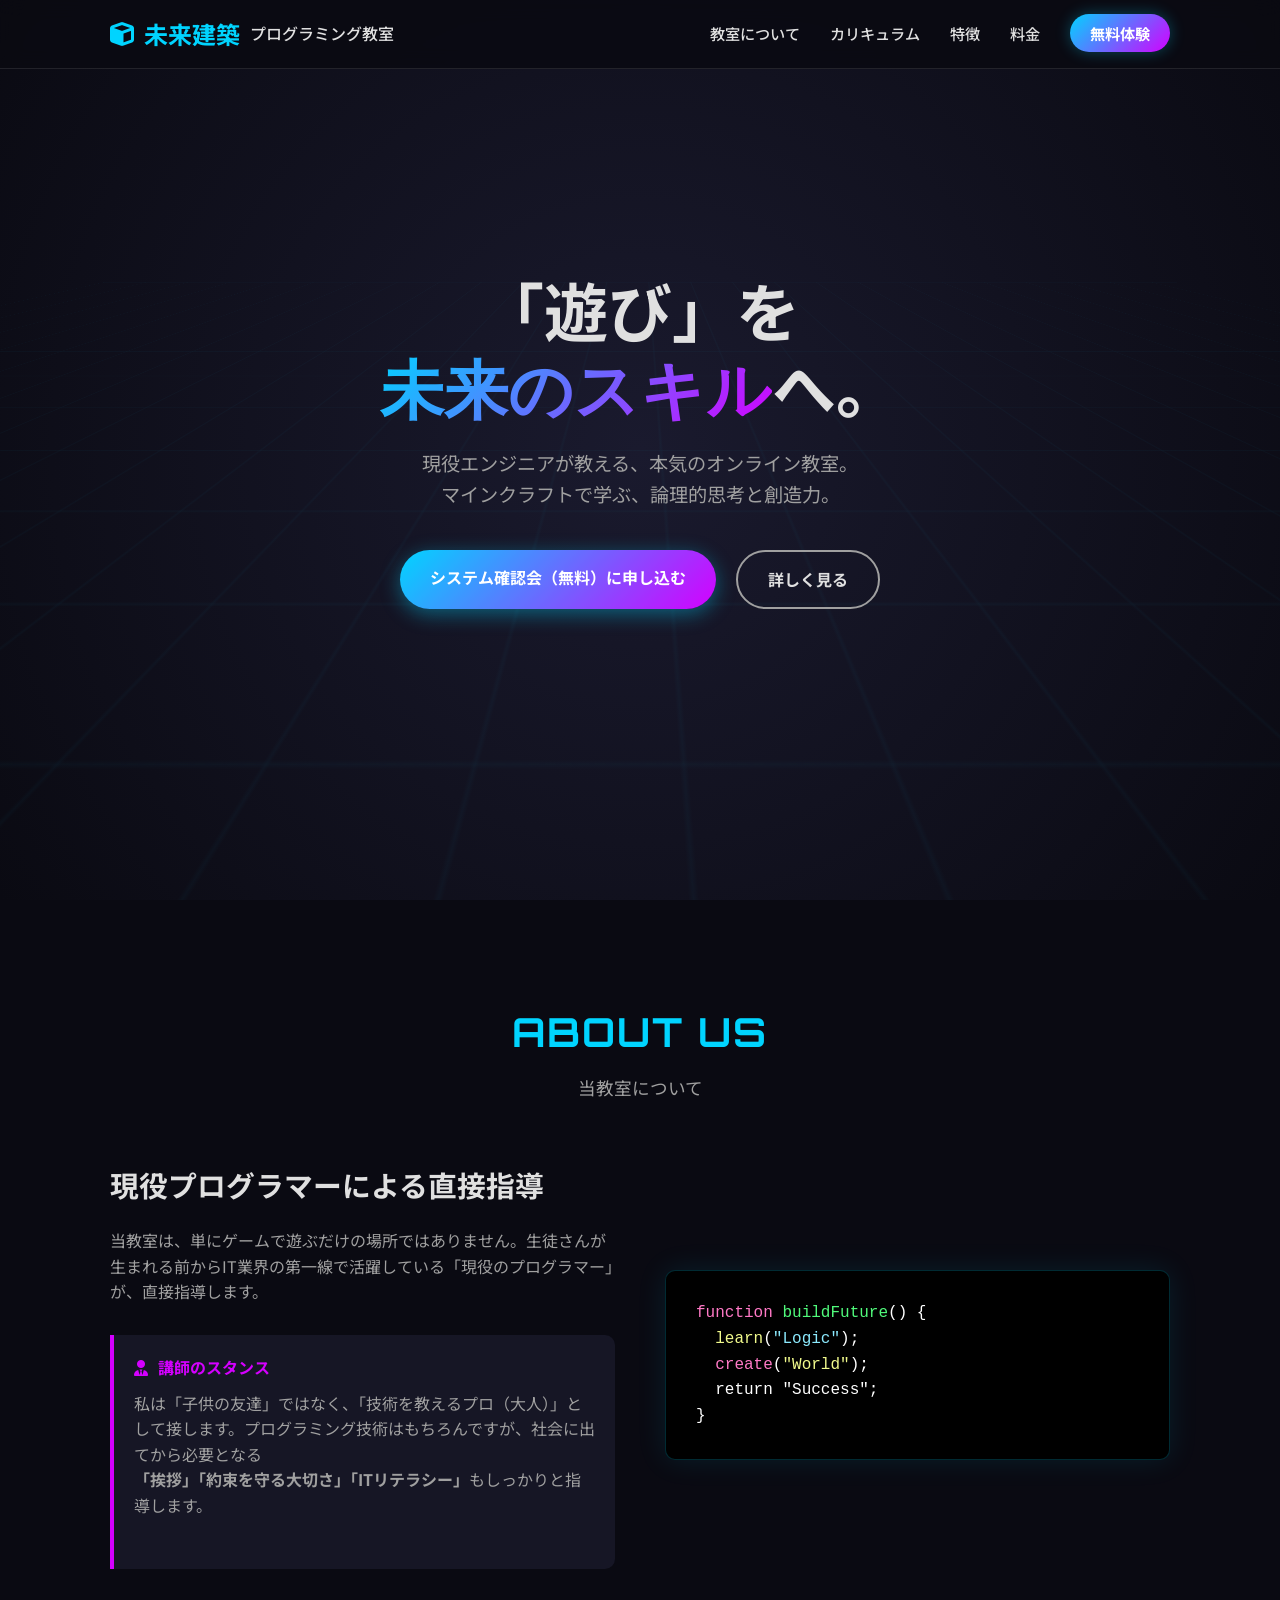
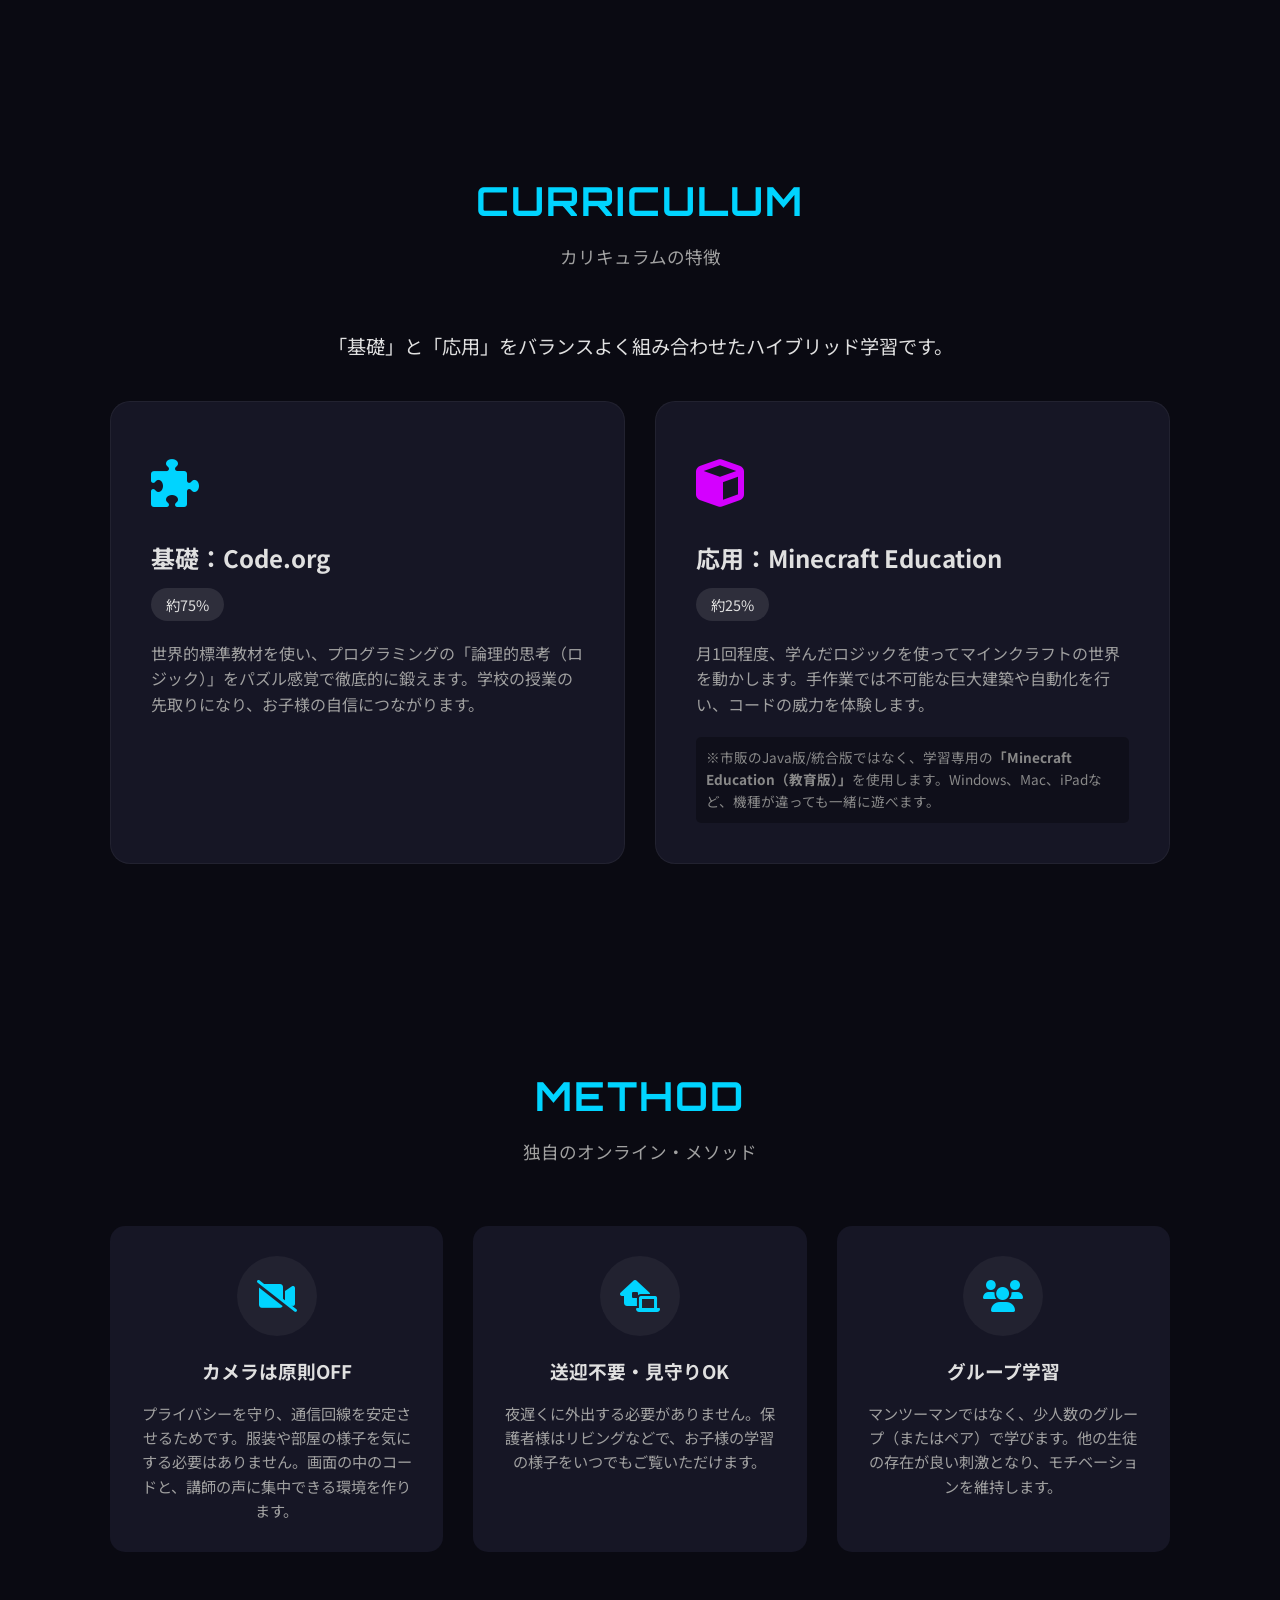
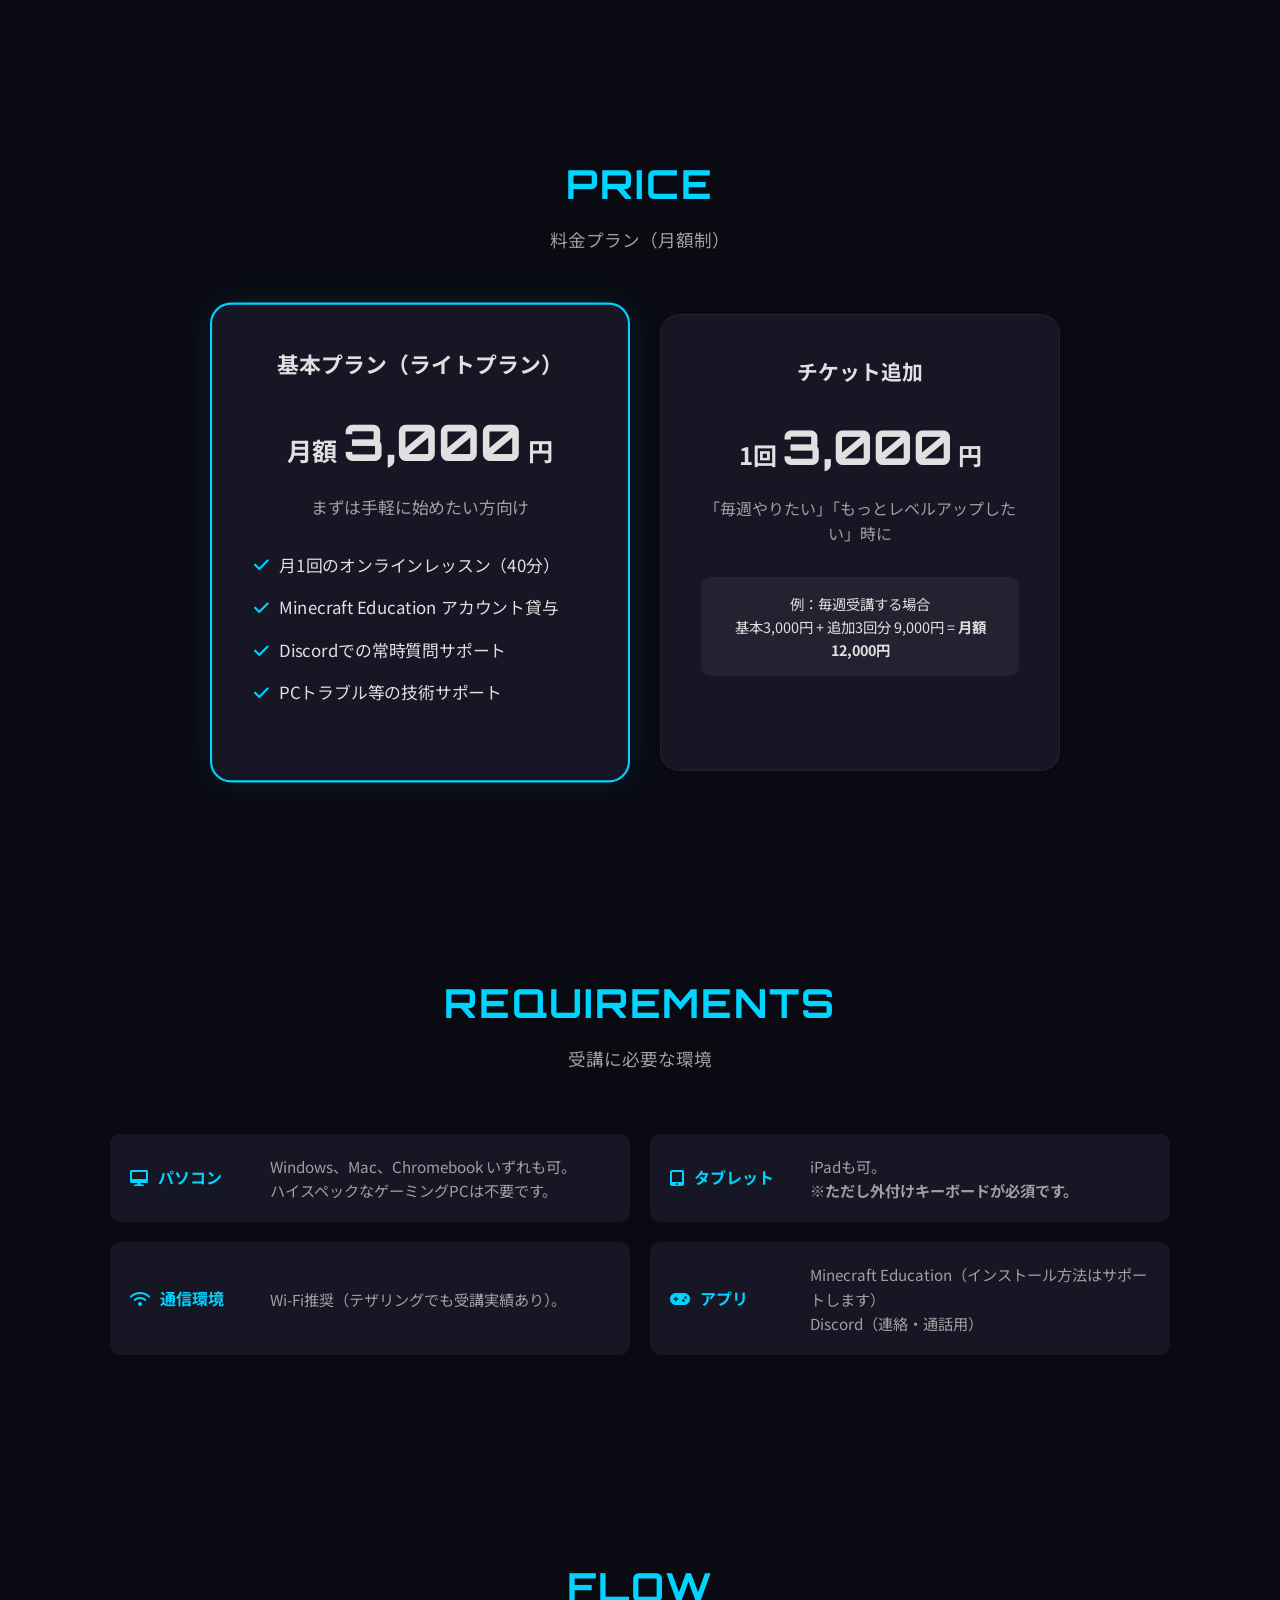
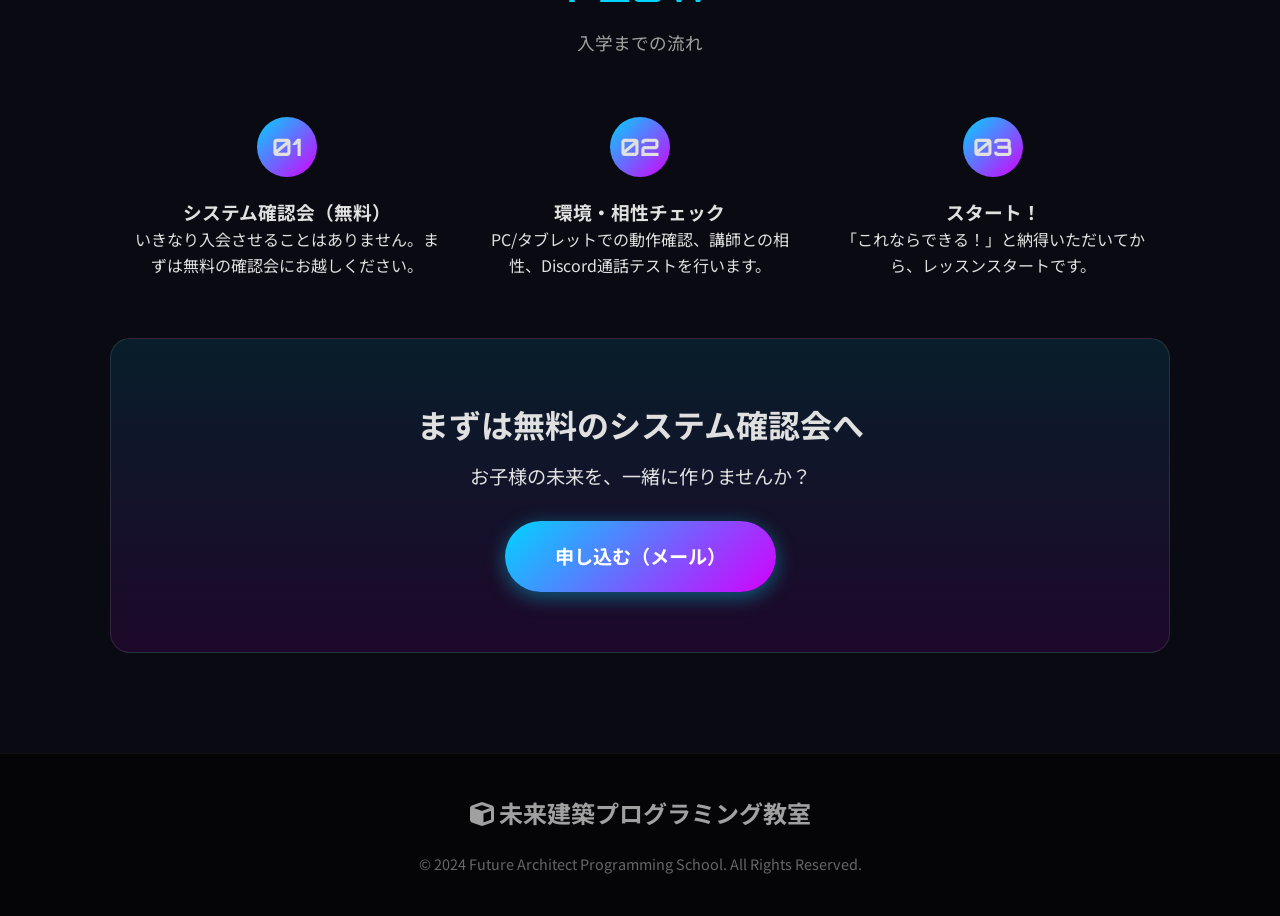
<file: future_architect/index.html>
<!DOCTYPE html>
<html lang="ja">
<head>
    <meta charset="UTF-8">
    <meta name="viewport" content="width=device-width, initial-scale=1.0">
    <title>未来建築プログラミング教室 | Future Architect Programming School</title>
    <link rel="stylesheet" href="style.css">
    <link rel="preconnect" href="https://fonts.googleapis.com">
    <link rel="preconnect" href="https://fonts.gstatic.com" crossorigin>
    <link href="https://fonts.googleapis.com/css2?family=Noto+Sans+JP:wght@400;500;700&family=Orbitron:wght@400;700&display=swap" rel="stylesheet">
    <link rel="stylesheet" href="https://cdnjs.cloudflare.com/ajax/libs/font-awesome/6.0.0/css/all.min.css">
</head>
<body>

    <!-- Header -->
    <header id="header">
        <div class="container">
            <div class="logo">
                <i class="fa-solid fa-cube"></i> 未来建築<span>プログラミング教室</span>
            </div>
            <nav>
                <ul class="nav-links">
                    <li><a href="#about">教室について</a></li>
                    <li><a href="#curriculum">カリキュラム</a></li>
                    <li><a href="#method">特徴</a></li>
                    <li><a href="#pricing">料金</a></li>
                    <li><a href="#flow" class="btn-nav">無料体験</a></li>
                </ul>
                <div class="hamburger">
                    <span></span>
                    <span></span>
                    <span></span>
                </div>
            </nav>
        </div>
    </header>

    <!-- Hero Section -->
    <section id="hero">
        <div class="hero-bg">
            <!-- Particles or abstract tech background will be handled by CSS/JS -->
        </div>
        <div class="container hero-content">
            <h1 class="fade-in">「遊び」を<br><span class="highlight">未来のスキル</span>へ。</h1>
            <p class="fade-in delay-1">現役エンジニアが教える、本気のオンライン教室。<br>マインクラフトで学ぶ、論理的思考と創造力。</p>
            <div class="hero-btns fade-in delay-2">
                <a href="#flow" class="btn-primary">システム確認会（無料）に申し込む</a>
                <a href="#about" class="btn-secondary">詳しく見る</a>
            </div>
        </div>
    </section>

    <!-- About Section -->
    <section id="about">
        <div class="container">
            <div class="section-header">
                <h2>About Us</h2>
                <p>当教室について</p>
            </div>
            <div class="about-grid">
                <div class="about-text">
                    <h3>現役プログラマーによる直接指導</h3>
                    <p>当教室は、単にゲームで遊ぶだけの場所ではありません。生徒さんが生まれる前からIT業界の第一線で活躍している「現役のプログラマー」が、直接指導します。</p>
                    <div class="instructor-policy">
                        <h4><i class="fa-solid fa-user-tie"></i> 講師のスタンス</h4>
                        <p>私は「子供の友達」ではなく、「技術を教えるプロ（大人）」として接します。プログラミング技術はもちろんですが、社会に出てから必要となる<strong>「挨拶」「約束を守る大切さ」「ITリテラシー」</strong>もしっかりと指導します。</p>
                    </div>
                </div>
                <div class="about-image">
                    <!-- Placeholder for instructor or coding image -->
                    <div class="tech-visual">
                        <div class="code-block">
                            <span>function</span> <span>buildFuture</span>() {<br>
                            &nbsp;&nbsp;<span>learn</span>(<span>"Logic"</span>);<br>
                            &nbsp;&nbsp;<span>create</span>(<span>"World"</span>);<br>
                            &nbsp;&nbsp;<span>return</span> <span>"Success"</span>;<br>
                            }
                        </div>
                    </div>
                </div>
            </div>
        </div>
    </section>

    <!-- Curriculum Section -->
    <section id="curriculum">
        <div class="container">
            <div class="section-header">
                <h2>Curriculum</h2>
                <p>カリキュラムの特徴</p>
            </div>
            <div class="curriculum-intro">
                <p>「基礎」と「応用」をバランスよく組み合わせたハイブリッド学習です。</p>
            </div>
            <div class="curriculum-cards">
                <div class="card basic">
                    <div class="card-icon"><i class="fa-solid fa-puzzle-piece"></i></div>
                    <h3>基礎：Code.org</h3>
                    <div class="percentage">約75%</div>
                    <p>世界的標準教材を使い、プログラミングの「論理的思考（ロジック）」をパズル感覚で徹底的に鍛えます。学校の授業の先取りになり、お子様の自信につながります。</p>
                </div>
                <div class="card advanced">
                    <div class="card-icon"><i class="fa-solid fa-cube"></i></div>
                    <h3>応用：Minecraft Education</h3>
                    <div class="percentage">約25%</div>
                    <p>月1回程度、学んだロジックを使ってマインクラフトの世界を動かします。手作業では不可能な巨大建築や自動化を行い、コードの威力を体験します。</p>
                    <div class="note">
                        ※市販のJava版/統合版ではなく、学習専用の<strong>「Minecraft Education（教育版）」</strong>を使用します。Windows、Mac、iPadなど、機種が違っても一緒に遊べます。
                    </div>
                </div>
            </div>
        </div>
    </section>

    <!-- Method Section -->
    <section id="method">
        <div class="container">
            <div class="section-header">
                <h2>Method</h2>
                <p>独自のオンライン・メソッド</p>
            </div>
            <div class="method-grid">
                <div class="method-item">
                    <div class="icon-box"><i class="fa-solid fa-video-slash"></i></div>
                    <h3>カメラは原則OFF</h3>
                    <p>プライバシーを守り、通信回線を安定させるためです。服装や部屋の様子を気にする必要はありません。画面の中のコードと、講師の声に集中できる環境を作ります。</p>
                </div>
                <div class="method-item">
                    <div class="icon-box"><i class="fa-solid fa-house-laptop"></i></div>
                    <h3>送迎不要・見守りOK</h3>
                    <p>夜遅くに外出する必要がありません。保護者様はリビングなどで、お子様の学習の様子をいつでもご覧いただけます。</p>
                </div>
                <div class="method-item">
                    <div class="icon-box"><i class="fa-solid fa-users"></i></div>
                    <h3>グループ学習</h3>
                    <p>マンツーマンではなく、少人数のグループ（またはペア）で学びます。他の生徒の存在が良い刺激となり、モチベーションを維持します。</p>
                </div>
            </div>
        </div>
    </section>

    <!-- Pricing Section -->
    <section id="pricing">
        <div class="container">
            <div class="section-header">
                <h2>Price</h2>
                <p>料金プラン（月額制）</p>
            </div>
            <div class="pricing-wrapper">
                <div class="pricing-card main-plan">
                    <h3>基本プラン（ライトプラン）</h3>
                    <div class="price">月額 <span>3,000</span> 円</div>
                    <p class="desc">まずは手軽に始めたい方向け</p>
                    <ul class="features">
                        <li><i class="fa-solid fa-check"></i> 月1回のオンラインレッスン（40分）</li>
                        <li><i class="fa-solid fa-check"></i> Minecraft Education アカウント貸与</li>
                        <li><i class="fa-solid fa-check"></i> Discordでの常時質問サポート</li>
                        <li><i class="fa-solid fa-check"></i> PCトラブル等の技術サポート</li>
                    </ul>
                </div>
                <div class="pricing-card add-on">
                    <h3>チケット追加</h3>
                    <div class="price">1回 <span>3,000</span> 円</div>
                    <p class="desc">「毎週やりたい」「もっとレベルアップしたい」時に</p>
                    <div class="example">
                        <p>例：毎週受講する場合</p>
                        <p>基本3,000円 + 追加3回分 9,000円 = <strong>月額12,000円</strong></p>
                    </div>
                </div>
            </div>
        </div>
    </section>

    <!-- Requirements Section -->
    <section id="requirements">
        <div class="container">
            <div class="section-header">
                <h2>Requirements</h2>
                <p>受講に必要な環境</p>
            </div>
            <div class="req-list">
                <div class="req-item">
                    <h4><i class="fa-solid fa-desktop"></i> パソコン</h4>
                    <p>Windows、Mac、Chromebook いずれも可。<br>ハイスペックなゲーミングPCは不要です。</p>
                </div>
                <div class="req-item">
                    <h4><i class="fa-solid fa-tablet-screen-button"></i> タブレット</h4>
                    <p>iPadも可。<br><strong>※ただし外付けキーボードが必須です。</strong></p>
                </div>
                <div class="req-item">
                    <h4><i class="fa-solid fa-wifi"></i> 通信環境</h4>
                    <p>Wi-Fi推奨（テザリングでも受講実績あり）。</p>
                </div>
                <div class="req-item">
                    <h4><i class="fa-solid fa-gamepad"></i> アプリ</h4>
                    <p>Minecraft Education（インストール方法はサポートします）<br>Discord（連絡・通話用）</p>
                </div>
            </div>
        </div>
    </section>

    <!-- Flow Section -->
    <section id="flow">
        <div class="container">
            <div class="section-header">
                <h2>Flow</h2>
                <p>入学までの流れ</p>
            </div>
            <div class="flow-steps">
                <div class="step">
                    <div class="step-number">01</div>
                    <h3>システム確認会（無料）</h3>
                    <p>いきなり入会させることはありません。まずは無料の確認会にお越しください。</p>
                </div>
                <div class="step">
                    <div class="step-number">02</div>
                    <h3>環境・相性チェック</h3>
                    <p>PC/タブレットでの動作確認、講師との相性、Discord通話テストを行います。</p>
                </div>
                <div class="step">
                    <div class="step-number">03</div>
                    <h3>スタート！</h3>
                    <p>「これならできる！」と納得いただいてから、レッスンスタートです。</p>
                </div>
            </div>
            <div class="cta-box">
                <h3>まずは無料のシステム確認会へ</h3>
                <p>お子様の未来を、一緒に作りませんか？</p>
                <a href="mailto:contact@example.com?subject=システム確認会申し込み" class="btn-primary large">申し込む（メール）</a>
            </div>
        </div>
    </section>

    <!-- Footer -->
    <footer>
        <div class="container">
            <div class="footer-logo">
                <i class="fa-solid fa-cube"></i> 未来建築プログラミング教室
            </div>
            <p class="copyright">&copy; 2024 Future Architect Programming School. All Rights Reserved.</p>
        </div>
    </footer>

    <script src="script.js"></script>
</body>
</html>
</file>
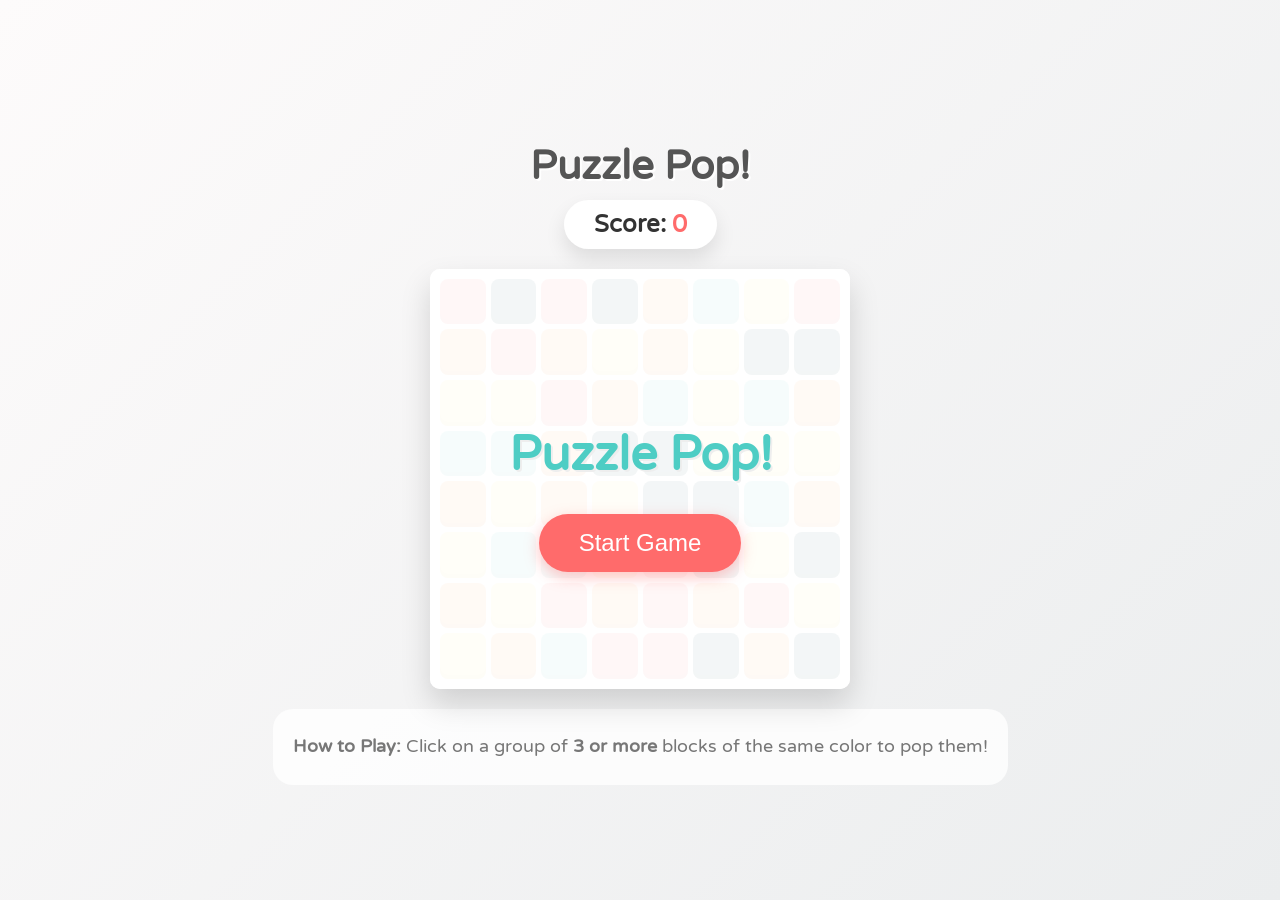
<file: puzzle_game/index.html>
<!DOCTYPE html>
<html lang="ja">

<head>
    <meta charset="UTF-8">
    <title>Colorful Puzzle</title>
    <style>
        body {
            margin: 0;
            height: 100vh;
            display: flex;
            flex-direction: column;
            align-items: center;
            justify-content: center;
            background: linear-gradient(135deg, #fdfbfb 0%, #ebedee 100%);
            font-family: 'Varela Round', sans-serif;
            overflow: hidden;
            user-select: none;
        }

        h1 {
            color: #555;
            margin-bottom: 10px;
            font-size: 2.5rem;
            text-shadow: 2px 2px 0px #fff;
        }

        #score-board {
            background: white;
            padding: 10px 30px;
            border-radius: 50px;
            box-shadow: 0 10px 20px rgba(0, 0, 0, 0.1);
            font-size: 1.5rem;
            color: #333;
            margin-bottom: 20px;
            font-weight: bold;
        }

        #score {
            color: #ff6b6b;
        }

        #game-container {
            position: relative;
            width: 400px;
            height: 400px;
            background: #fff;
            border-radius: 10px;
            box-shadow: 0 15px 30px rgba(0, 0, 0, 0.15);
            padding: 10px;
            display: grid;
            grid-template-columns: repeat(8, 1fr);
            grid-template-rows: repeat(8, 1fr);
            gap: 5px;
        }

        .block {
            width: 100%;
            height: 100%;
            border-radius: 8px;
            cursor: pointer;
            transition: transform 0.2s, background-color 0.2s;
            position: relative;
        }

        .block:hover {
            transform: scale(1.1);
            z-index: 10;
            filter: brightness(1.1);
        }

        .block.popping {
            animation: pop 0.3s forwards;
        }

        @keyframes pop {
            0% {
                transform: scale(1);
                opacity: 1;
            }

            50% {
                transform: scale(1.2);
                opacity: 0.8;
            }

            100% {
                transform: scale(0);
                opacity: 0;
            }
        }

        /* Colors */
        .color-0 {
            background: #ff6b6b;
            box-shadow: inset 0 -4px rgba(0, 0, 0, 0.1);
        }

        /* Red */
        .color-1 {
            background: #4ecdc4;
            box-shadow: inset 0 -4px rgba(0, 0, 0, 0.1);
        }

        /* Teal */
        .color-2 {
            background: #ffe66d;
            box-shadow: inset 0 -4px rgba(0, 0, 0, 0.1);
        }

        /* Yellow */
        .color-3 {
            background: #1a535c;
            box-shadow: inset 0 -4px rgba(0, 0, 0, 0.1);
        }

        /* Dark Blue */
        .color-4 {
            background: #ff9f43;
            box-shadow: inset 0 -4px rgba(0, 0, 0, 0.1);
        }

        /* Orange */

        /* Particles */
        .particle {
            position: absolute;
            width: 10px;
            height: 10px;
            border-radius: 50%;
            pointer-events: none;
            animation: particle-anim 0.6s ease-out forwards;
            z-index: 100;
        }

        @keyframes particle-anim {
            0% {
                transform: translate(0, 0) scale(1);
                opacity: 1;
            }

            100% {
                transform: translate(var(--tx), var(--ty)) scale(0);
                opacity: 0;
            }
        }

        #instructions {
            margin-top: 20px;
            color: #777;
            font-size: 1.1rem;
            text-align: center;
            background: rgba(255, 255, 255, 0.8);
            padding: 10px 20px;
            border-radius: 20px;
        }

        /* Overlays */
        .overlay {
            position: absolute;
            top: 0;
            left: 0;
            width: 100%;
            height: 100%;
            display: none;
            flex-direction: column;
            align-items: center;
            justify-content: center;
            background: rgba(255, 255, 255, 0.95);
            z-index: 1000;
            border-radius: 10px;
        }

        /* Title Screen */
        #title-screen {
            display: flex;
            /* Initially visible */
        }

        #title-screen h2 {
            font-size: 3rem;
            color: #4ecdc4;
            margin-bottom: 30px;
            text-shadow: 2px 2px #eee;
        }

        .btn {
            padding: 15px 40px;
            font-size: 1.5rem;
            background: #ff6b6b;
            color: white;
            border: none;
            border-radius: 50px;
            cursor: pointer;
            box-shadow: 0 5px 15px rgba(255, 107, 107, 0.4);
            transition: transform 0.1s, box-shadow 0.1s;
        }

        .btn:hover {
            transform: translateY(-2px);
            box-shadow: 0 8px 20px rgba(255, 107, 107, 0.5);
        }

        .btn:active {
            transform: translateY(1px);
        }

        /* Game Over */
        #game-over h2 {
            font-size: 3rem;
            color: #ff6b6b;
            margin: 0;
        }

        #game-over p {
            font-size: 1.5rem;
            color: #555;
        }

        /* Demo Mode */
        #demo-mode {
            background: rgba(0, 0, 0, 0.3);
            /* Darker for contrast */
            pointer-events: none;
        }

        #demo-text {
            font-size: 4rem;
            color: #fff;
            font-weight: bold;
            text-shadow: 0 0 10px #ff0000, 0 0 20px #ff0000;
            transform: rotate(-15deg);
            animation: blink 1s infinite alternate;
        }

        #demo-subtext {
            margin-top: 20px;
            font-size: 1.5rem;
            color: #fff;
            text-shadow: 0 0 5px #000;
            animation: pulse 2s infinite;
        }

        @keyframes blink {
            from {
                opacity: 1;
            }

            to {
                opacity: 0.5;
            }
        }

        @keyframes pulse {
            0% {
                transform: scale(1);
            }

            50% {
                transform: scale(1.1);
            }

            100% {
                transform: scale(1);
            }
        }
    </style>
    <link href="https://fonts.googleapis.com/css2?family=Varela+Round&display=swap" rel="stylesheet">
</head>

<body>

    <h1>Puzzle Pop!</h1>
    <div id="score-board">Score: <span id="score">0</span></div>

    <div style="position: relative;">
        <div id="game-container"></div>

        <!-- Title Screen -->
        <div id="title-screen" class="overlay">
            <h2>Puzzle Pop!</h2>
            <button class="btn" onclick="startGame()">Start Game</button>
        </div>

        <!-- Game Over Screen -->
        <div id="game-over" class="overlay">
            <h2>GAME OVER</h2>
            <p>No more moves!</p>
            <button class="btn" onclick="returnToTitle()">Play Again</button>
        </div>

        <!-- Demo Mode Overlay -->
        <div id="demo-mode" class="overlay">
            <div id="demo-text">DEMO PLAY</div>
            <div id="demo-subtext">Click to Start</div>
        </div>
    </div>

    <div id="instructions">
        <p><strong>How to Play:</strong> Click on a group of <strong>3 or more</strong> blocks of the same color to pop
            them!</p>
    </div>

    <script>
        const ROWS = 8;
        const COLS = 8;
        const COLORS = 5;
        const container = document.getElementById('game-container');
        const scoreElement = document.getElementById('score');
        const titleScreen = document.getElementById('title-screen');
        const gameOverScreen = document.getElementById('game-over');
        const demoScreen = document.getElementById('demo-mode');

        let grid = [];
        let score = 0;
        let isAnimating = false;

        // Game State: 'TITLE', 'PLAYING', 'DEMO', 'GAMEOVER'
        let gameState = 'TITLE';
        let idleTimer;

        // Audio Context
        const AudioContext = window.AudioContext || window.webkitAudioContext;
        const audioCtx = new AudioContext();

        function playPopSound(count) {
            if (audioCtx.state === 'suspended') {
                audioCtx.resume();
            }
            const oscillator = audioCtx.createOscillator();
            const gainNode = audioCtx.createGain();
            oscillator.connect(gainNode);
            gainNode.connect(audioCtx.destination);
            const baseFreq = 400 + (Math.min(count, 10) * 50);
            oscillator.type = 'sine';
            oscillator.frequency.setValueAtTime(baseFreq, audioCtx.currentTime);
            oscillator.frequency.exponentialRampToValueAtTime(baseFreq * 2, audioCtx.currentTime + 0.1);
            gainNode.gain.setValueAtTime(0.3, audioCtx.currentTime);
            gainNode.gain.exponentialRampToValueAtTime(0.01, audioCtx.currentTime + 0.1);
            oscillator.start();
            oscillator.stop(audioCtx.currentTime + 0.1);
        }

        // Initialize Grid (used for both Demo and Game)
        function initGrid() {
            grid = [];
            do {
                grid = [];
                for (let r = 0; r < ROWS; r++) {
                    const row = [];
                    for (let c = 0; c < COLS; c++) {
                        row.push(Math.floor(Math.random() * COLORS));
                    }
                    grid.push(row);
                }
            } while (!hasValidMoves());
            render();
        }

        function render() {
            container.innerHTML = '';
            for (let r = 0; r < ROWS; r++) {
                for (let c = 0; c < COLS; c++) {
                    const block = document.createElement('div');
                    block.className = `block color-${grid[r][c]}`;
                    block.dataset.r = r;
                    block.dataset.c = c;
                    block.onclick = () => handleClick(r, c);
                    container.appendChild(block);
                }
            }
        }

        // --- Game Flow Control ---

        function showTitle() {
            gameState = 'TITLE';
            titleScreen.style.display = 'flex';
            gameOverScreen.style.display = 'none';
            demoScreen.style.display = 'none';
            score = 0;
            scoreElement.innerText = score;
            initGrid(); // Show a grid in background
            resetIdleTimer();
        }

        function startGame() {
            gameState = 'PLAYING';
            titleScreen.style.display = 'none';
            gameOverScreen.style.display = 'none';
            demoScreen.style.display = 'none';
            score = 0;
            scoreElement.innerText = score;
            initGrid();
            clearTimeout(idleTimer); // No demo in playing mode
        }

        function returnToTitle() {
            showTitle();
        }

        function startDemoMode() {
            if (gameState !== 'TITLE') return;
            gameState = 'DEMO';
            demoScreen.style.display = 'flex';
            demoLoop();
        }

        function stopDemoMode() {
            if (gameState === 'DEMO') {
                gameState = 'TITLE';
                demoScreen.style.display = 'none';
                // Don't reset grid, just let user see where demo left off or reset?
                // Usually attract mode resets when you start, but here we just go back to title
                resetIdleTimer();
            }
        }

        // --- Interaction ---

        function handleClick(r, c) {
            if (isAnimating) return;

            // If in Demo, any click stops demo
            if (gameState === 'DEMO') {
                stopDemoMode();
                return;
            }

            // If Title, click on background blocks does nothing (blocked by overlay), 
            // but if overlay is transparent enough or pointer-events allow...
            // Actually title overlay blocks clicks.

            if (gameState !== 'PLAYING' && gameState !== 'DEMO') return;

            // Logic for Playing/Demo
            const color = grid[r][c];
            const matches = findMatches(r, c, color);

            if (matches.length >= 3) {
                processMatch(matches, color);
            }
        }

        function processMatch(matches, color) {
            isAnimating = true;
            score += matches.length * 10;
            scoreElement.innerText = score;

            // Sound removed for office play
            // if (gameState !== 'DEMO') {
            //    playPopSound(matches.length);
            // }

            matches.forEach(({ r, c }) => {
                const index = r * COLS + c;
                const block = container.children[index];
                if (block) {
                    block.classList.add('popping');
                    const rect = block.getBoundingClientRect();
                    createParticles(rect, color);
                }
            });

            setTimeout(() => {
                removeMatches(matches);
                applyGravity();
                render();
                isAnimating = false;

                if (!hasValidMoves()) {
                    if (gameState === 'DEMO') {
                        initGrid(); // Restart demo
                    } else {
                        gameState = 'GAMEOVER';
                        gameOverScreen.style.display = 'flex';
                    }
                }
            }, 300);
        }

        // --- Core Logic ---

        function findMatches(r, c, color) {
            const matches = [];
            const visited = new Set();
            const queue = [{ r, c }];
            visited.add(`${r},${c}`);
            while (queue.length > 0) {
                const { r: currR, c: currC } = queue.shift();
                matches.push({ r: currR, c: currC });
                const directions = [{ dr: -1, dc: 0 }, { dr: 1, dc: 0 }, { dr: 0, dc: -1 }, { dr: 0, dc: 1 }];
                for (const { dr, dc } of directions) {
                    const nr = currR + dr;
                    const nc = currC + dc;
                    if (nr >= 0 && nr < ROWS && nc >= 0 && nc < COLS) {
                        const key = `${nr},${nc}`;
                        if (!visited.has(key) && grid[nr][nc] === color) {
                            visited.add(key);
                            queue.push({ r: nr, c: nc });
                        }
                    }
                }
            }
            return matches;
        }

        function removeMatches(matches) {
            for (const { r, c } of matches) {
                grid[r][c] = -1;
            }
        }

        function applyGravity() {
            for (let c = 0; c < COLS; c++) {
                let writeRow = ROWS - 1;
                for (let r = ROWS - 1; r >= 0; r--) {
                    if (grid[r][c] !== -1) {
                        grid[writeRow][c] = grid[r][c];
                        writeRow--;
                    }
                }
                while (writeRow >= 0) {
                    grid[writeRow][c] = Math.floor(Math.random() * COLORS);
                    writeRow--;
                }
            }
        }

        function hasValidMoves() {
            const visitedGlobal = new Set();
            for (let r = 0; r < ROWS; r++) {
                for (let c = 0; c < COLS; c++) {
                    const key = `${r},${c}`;
                    if (visitedGlobal.has(key)) continue;
                    const color = grid[r][c];
                    const matches = findMatches(r, c, color);
                    if (matches.length >= 3) return true;
                    matches.forEach(m => visitedGlobal.add(`${m.r},${m.c}`));
                }
            }
            return false;
        }

        function createParticles(rect, colorIndex) {
            const colorMap = ['#ff6b6b', '#4ecdc4', '#ffe66d', '#1a535c', '#ff9f43'];
            const color = colorMap[colorIndex];
            const centerX = rect.left + rect.width / 2;
            const centerY = rect.top + rect.height / 2;
            for (let i = 0; i < 8; i++) {
                const particle = document.createElement('div');
                particle.className = 'particle';
                particle.style.backgroundColor = color;
                particle.style.left = centerX + 'px';
                particle.style.top = centerY + 'px';
                const angle = Math.random() * Math.PI * 2;
                const dist = 50 + Math.random() * 50;
                const tx = Math.cos(angle) * dist + 'px';
                const ty = Math.sin(angle) * dist + 'px';
                particle.style.setProperty('--tx', tx);
                particle.style.setProperty('--ty', ty);
                document.body.appendChild(particle);
                setTimeout(() => particle.remove(), 600);
            }
        }

        // --- Demo & Idle Logic ---

        function resetIdleTimer() {
            clearTimeout(idleTimer);
            if (gameState === 'DEMO') {
                stopDemoMode();
            }
            if (gameState === 'TITLE') {
                idleTimer = setTimeout(startDemoMode, 5000);
            }
        }

        function demoLoop() {
            if (gameState !== 'DEMO') return;

            if (!isAnimating) {
                const allMoves = [];
                const visitedGlobal = new Set();
                for (let r = 0; r < ROWS; r++) {
                    for (let c = 0; c < COLS; c++) {
                        const key = `${r},${c}`;
                        if (visitedGlobal.has(key)) continue;
                        const matches = findMatches(r, c, grid[r][c]);
                        matches.forEach(m => visitedGlobal.add(`${m.r},${m.c}`));
                        if (matches.length >= 3) allMoves.push({ r, c });
                    }
                }

                if (allMoves.length > 0) {
                    const move = allMoves[Math.floor(Math.random() * allMoves.length)];
                    // Directly call processMatch to simulate click
                    processMatch(findMatches(move.r, move.c, grid[move.r][move.c]), grid[move.r][move.c]);
                } else {
                    initGrid();
                }
            }

            if (gameState === 'DEMO') {
                setTimeout(demoLoop, 1500);
            }
        }

        // Global Listeners
        window.addEventListener('mousemove', () => {
            if (gameState === 'DEMO') stopDemoMode();
            else if (gameState === 'TITLE') resetIdleTimer();
        });
        window.addEventListener('mousedown', () => {
            if (gameState === 'DEMO') stopDemoMode();
            else if (gameState === 'TITLE') resetIdleTimer();
        });
        window.addEventListener('keydown', () => {
            if (gameState === 'DEMO') stopDemoMode();
            else if (gameState === 'TITLE') resetIdleTimer();
        });

        // Start
        showTitle();

    </script>
</body>

</html>
</file>
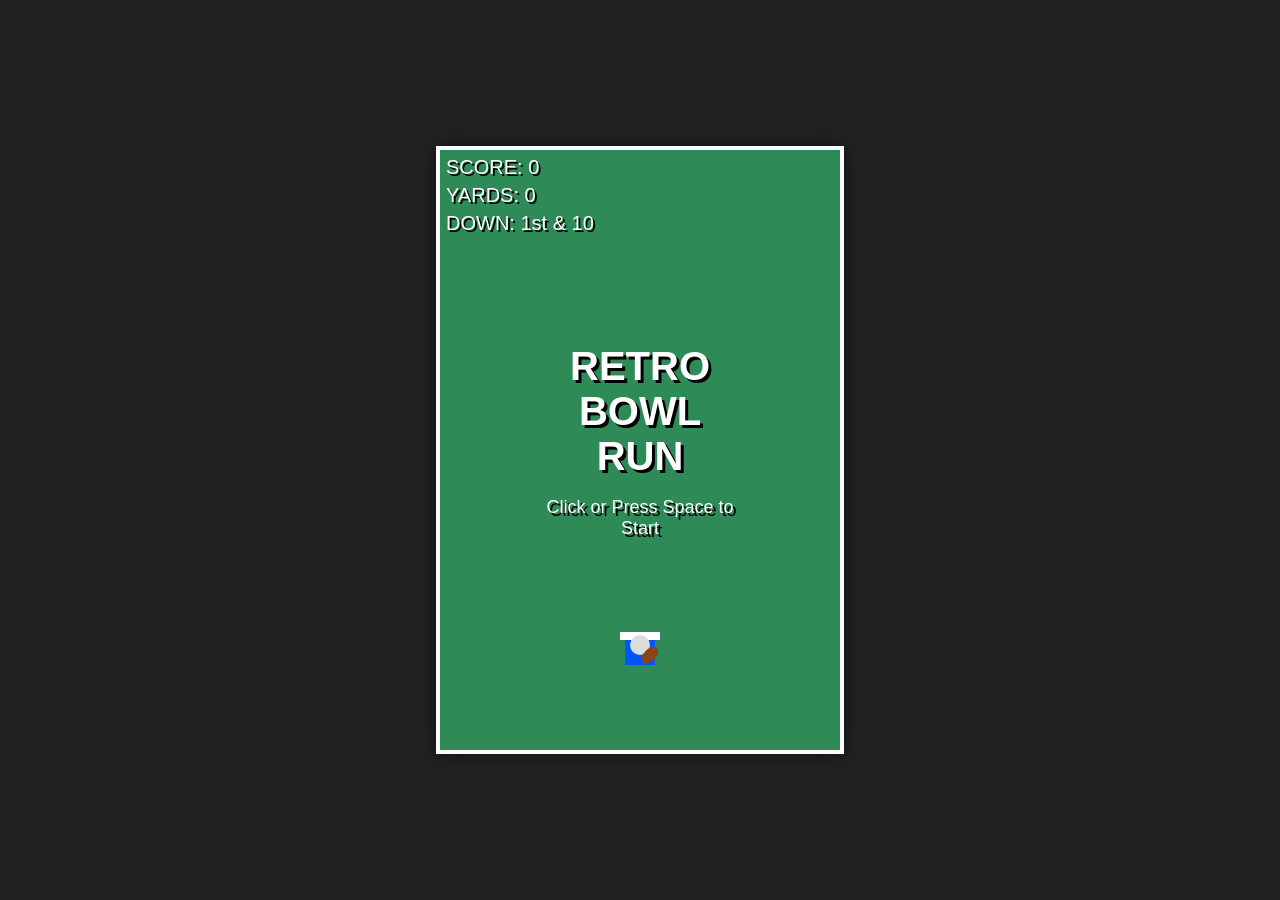
<file: mini_games/football.html>
<!DOCTYPE html>
<html lang="ja">

<head>
    <meta charset="UTF-8">
    <title>Retro Bowl Run</title>
    <style>
        body {
            margin: 0;
            overflow: hidden;
            background-color: #222;
            font-family: 'Arial Black', sans-serif;
            display: flex;
            justify-content: center;
            align-items: center;
            height: 100vh;
            color: white;
        }

        #game-container {
            position: relative;
            box-shadow: 0 0 20px rgba(0, 0, 0, 0.5);
        }

        canvas {
            display: block;
            background-color: #2e8b57;
            /* 芝生の色 */
            border: 4px solid #fff;
        }

        #ui-layer {
            position: absolute;
            top: 10px;
            left: 10px;
            width: 100%;
            pointer-events: none;
        }

        .hud-text {
            font-size: 20px;
            text-shadow: 2px 2px 0 #000;
            margin-bottom: 5px;
        }

        #message-overlay {
            position: absolute;
            top: 50%;
            left: 50%;
            transform: translate(-50%, -50%);
            text-align: center;
            text-shadow: 3px 3px 0 #000;
            display: none;
            /* JSで制御 */
        }

        h1 {
            margin: 0;
            font-size: 40px;
            color: #ffcc00;
        }

        p {
            font-size: 18px;
        }

        .blink {
            animation: blinker 1s linear infinite;
        }

        @keyframes blinker {
            50% {
                opacity: 0;
            }
        }
    </style>
</head>

<body>

    <div id="game-container">
        <canvas id="gameCanvas" width="400" height="600"></canvas>

        <div id="ui-layer">
            <div class="hud-text" id="scoreDisplay">SCORE: 0</div>
            <div class="hud-text" id="yardsDisplay">YARDS: 0</div>
            <div class="hud-text" id="downDisplay">DOWN: 1st & 10</div>
        </div>

        <div id="message-overlay">
            <h1 id="msg-title">TOUCHDOWN!</h1>
            <p id="msg-sub" class="blink">Click to Kickoff</p>
        </div>
    </div>

    <script>
        const canvas = document.getElementById('gameCanvas');
        const ctx = canvas.getContext('2d');
        const msgOverlay = document.getElementById('message-overlay');
        const msgTitle = document.getElementById('msg-title');
        const msgSub = document.getElementById('msg-sub');
        const scoreDisplay = document.getElementById('scoreDisplay');
        const yardsDisplay = document.getElementById('yardsDisplay');

        // ゲームの状態
        let gameState = 'START'; // START, PLAYING, GAMEOVER, TOUCHDOWN
        let frameCount = 0;
        let score = 0;
        let yardsGained = 0;
        let speed = 4;

        // プレイヤー設定
        const player = {
            x: 200,
            y: 500,
            width: 30,
            height: 30,
            color: '#0055ff', // 青
            speed: 5
        };

        // 入力管理
        const keys = {
            ArrowLeft: false,
            ArrowRight: false
        };

        // 敵とフィールドオブジェクト
        let enemies = [];
        let yardLines = [];
        let endZoneY = -1000; // エンドゾーンの位置（遠くから始まる）
        let distanceToTouchdown = 1000; // タッチダウンまでの距離ピクセル

        // イベントリスナー
        window.addEventListener('keydown', (e) => {
            if (keys.hasOwnProperty(e.code)) keys[e.code] = true;
            if (e.code === 'Space' || e.code === 'Enter') handleInput();
        });
        window.addEventListener('keyup', (e) => {
            if (keys.hasOwnProperty(e.code)) keys[e.code] = false;
        });
        canvas.addEventListener('mousedown', handleInput);

        // タッチ操作対応（スマホ用）
        canvas.addEventListener('touchstart', (e) => {
            e.preventDefault();
            const touchX = e.touches[0].clientX - canvas.getBoundingClientRect().left;
            if (touchX < canvas.width / 2) keys.ArrowLeft = true;
            else keys.ArrowRight = true;
            handleInput();
        });
        canvas.addEventListener('touchend', (e) => {
            keys.ArrowLeft = false;
            keys.ArrowRight = false;
        });

        function handleInput() {
            if (gameState === 'START' || gameState === 'GAMEOVER' || gameState === 'TOUCHDOWN') {
                startGame();
            }
        }

        function startGame() {
            if (gameState === 'GAMEOVER') {
                score = 0;
                speed = 4;
            }
            // TOUCHDOWNの場合はスコアとスピードを引き継ぐ

            gameState = 'PLAYING';
            player.x = 200;
            player.y = 500;
            yardsGained = 0;
            enemies = [];
            yardLines = [];

            // 最初のヤードライン生成
            for (let i = 0; i < canvas.height / 50; i++) {
                yardLines.push({ y: i * 50, label: (i * 5) % 50 === 0 ? (50 - (i * 5) % 100) : null });
            }

            distanceToTouchdown = 2000; // 次のタッチダウンまでの距離
            endZoneY = -2000; // 画面外へ

            msgOverlay.style.display = 'none';
            updateHUD();
            loop();
        }

        // 描画関数：プレイヤー（ヘルメットとボール風）
        function drawPlayer(x, y) {
            ctx.save();
            // 体
            ctx.fillStyle = player.color;
            ctx.fillRect(x - 15, y - 15, 30, 30);
            // ショルダーパッド
            ctx.fillStyle = '#fff';
            ctx.fillRect(x - 20, y - 18, 40, 8);
            // ヘルメット
            ctx.fillStyle = '#ddd';
            ctx.beginPath();
            ctx.arc(x, y - 5, 10, 0, Math.PI * 2);
            ctx.fill();
            // ボール
            ctx.fillStyle = '#8B4513'; // 茶色
            ctx.beginPath();
            ctx.ellipse(x + 10, y + 5, 6, 10, Math.PI / 4, 0, Math.PI * 2);
            ctx.fill();
            ctx.restore();
        }

        // 描画関数：敵
        function drawEnemy(e) {
            ctx.save();
            // 体
            ctx.fillStyle = '#cc0000'; // 赤
            ctx.fillRect(e.x - 15, e.y - 15, 30, 30);
            // ショルダーパッド
            ctx.fillStyle = '#fff';
            ctx.fillRect(e.x - 20, e.y - 18, 40, 8);
            // ヘルメット
            ctx.fillStyle = '#333';
            ctx.beginPath();
            ctx.arc(e.x, e.y - 5, 10, 0, Math.PI * 2);
            ctx.fill();
            ctx.restore();
        }

        function update() {
            if (gameState !== 'PLAYING') return;

            // プレイヤー移動
            if (keys.ArrowLeft && player.x > 20) player.x -= player.speed;
            if (keys.ArrowRight && player.x < canvas.width - 20) player.x += player.speed;

            // フィールド進行（スクロール）
            distanceToTouchdown -= speed;
            yardsGained += speed / 100; // 擬似的なヤード計算

            // ヤードラインの管理
            yardLines.forEach(line => {
                line.y += speed;
            });
            // 画面外に出たラインを削除し、上に追加
            if (yardLines[0].y > canvas.height) {
                yardLines.shift();
                const lastY = yardLines[yardLines.length - 1].y;
                // ラベルロジック（適当に数字を出す）
                yardLines.push({ y: lastY - 50, label: null });
            }

            // エンドゾーン管理
            if (distanceToTouchdown <= canvas.height && endZoneY < -1000) {
                endZoneY = -100; // エンドゾーンが見え始める
            }
            if (distanceToTouchdown <= 0) {
                // エンドゾーン到着アニメーション
                endZoneY += speed;
            }

            // 敵の生成
            if (frameCount % (60 - Math.floor(speed * 2)) === 0 && distanceToTouchdown > 600) {
                const enemyX = Math.random() * (canvas.width - 60) + 30;
                enemies.push({ x: enemyX, y: -50 });
            }

            // 敵の移動と衝突判定
            for (let i = enemies.length - 1; i >= 0; i--) {
                let e = enemies[i];
                e.y += speed * 1.2; // プレイヤーより少し速く流れる（相対速度）

                // 敵がプレイヤーに向かって少し動く（追尾）
                if (e.y < player.y - 50) {
                    if (e.x < player.x) e.x += 0.5;
                    else e.x -= 0.5;
                }

                // 衝突判定
                const dx = player.x - e.x;
                const dy = player.y - e.y;
                const dist = Math.sqrt(dx * dx + dy * dy);

                if (dist < 30) {
                    gameState = 'GAMEOVER';
                    showGameOver();
                }

                if (e.y > canvas.height + 50) {
                    enemies.splice(i, 1);
                    score += 10; // 回避ボーナス
                }
            }

            // タッチダウン判定
            if (endZoneY > player.y) {
                gameState = 'TOUCHDOWN';
                score += 500;
                speed += 1; // レベルアップ
                showTouchdown();
            }

            updateHUD();
            frameCount++;
        }

        function draw() {
            // フィールド（芝生）
            ctx.fillStyle = '#2e8b57';
            ctx.fillRect(0, 0, canvas.width, canvas.height);

            // エンドゾーン描画
            if (distanceToTouchdown < canvas.height) {
                ctx.fillStyle = '#aa0000'; // エンドゾーン色
                // プレイヤーとの距離に基づいて描画位置計算（簡易的）
                let drawY = player.y - distanceToTouchdown;
                if (gameState === 'TOUCHDOWN') drawY = endZoneY; // 確定後は固定

                ctx.fillRect(0, drawY, canvas.width, canvas.height);

                ctx.fillStyle = '#ffcc00';
                ctx.font = '40px Arial Black';
                ctx.textAlign = 'center';
                ctx.fillText("TOUCHDOWN", canvas.width / 2, drawY + 150);
            }

            // ヤードライン描画
            ctx.strokeStyle = 'rgba(255, 255, 255, 0.7)';
            ctx.lineWidth = 2;
            ctx.fillStyle = 'rgba(255, 255, 255, 0.7)';
            ctx.font = '14px Arial';
            ctx.textAlign = 'center';

            yardLines.forEach(line => {
                ctx.beginPath();
                ctx.moveTo(0, line.y);
                ctx.lineTo(canvas.width, line.y);
                ctx.stroke();

                // ハッシュマーク
                ctx.beginPath();
                ctx.moveTo(canvas.width / 3, line.y);
                ctx.lineTo(canvas.width / 3 + 20, line.y);
                ctx.stroke();
                ctx.beginPath();
                ctx.moveTo(canvas.width * 2 / 3, line.y);
                ctx.lineTo(canvas.width * 2 / 3 - 20, line.y);
                ctx.stroke();
            });

            // プレイヤーと敵
            enemies.forEach(e => drawEnemy(e));
            drawPlayer(player.x, player.y);
        }

        function updateHUD() {
            scoreDisplay.innerText = `SCORE: ${score}`;
            yardsDisplay.innerText = `YARDS: ${Math.floor(yardsGained)}`;
        }

        function showGameOver() {
            msgTitle.innerText = "TACKLED!";
            msgTitle.style.color = "red";
            msgSub.innerText = "Click to Retry";
            msgOverlay.style.display = 'block';
        }

        function showTouchdown() {
            msgTitle.innerText = "TOUCHDOWN!!";
            msgTitle.style.color = "#ffcc00";
            msgSub.innerText = "Click for Next Drive";
            msgOverlay.style.display = 'block';
        }

        function loop() {
            if (gameState === 'START') {
                draw();
                msgTitle.innerText = "RETRO BOWL RUN";
                msgTitle.style.color = "#fff";
                msgSub.innerText = "Click or Press Space to Start";
                msgOverlay.style.display = 'block';
                return;
            }

            update();
            draw();

            if (gameState === 'PLAYING') {
                requestAnimationFrame(loop);
            }
        }

        // 初回描画
        loop();

    </script>
</body>

</html>
</file>
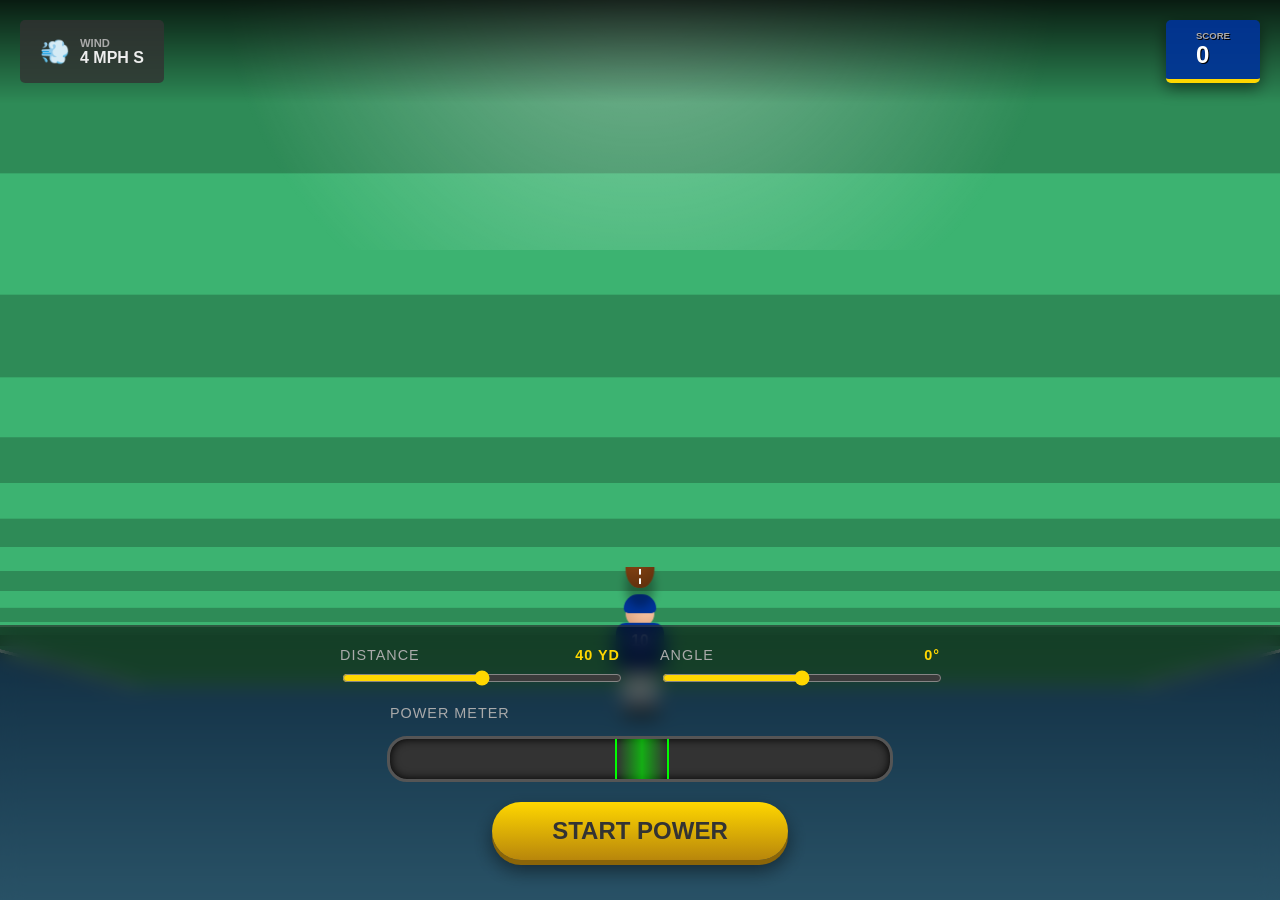
<file: mini_games/kick_game.html>
<!DOCTYPE html>
<html lang="ja">

<head>
    <meta charset="UTF-8">
    <meta name="viewport" content="width=device-width, initial-scale=1.0">
    <title>🏈 PRO KICKER 3D</title>
    <style>
        /* --- ベース設定 --- */
        body {
            margin: 0;
            overflow: hidden;
            background-color: #111;
            font-family: 'Segoe UI', Tahoma, Geneva, Verdana, sans-serif;
            color: white;
            user-select: none;
            /* テキスト選択不可 */
        }

        /* --- 3Dシーンのコンテナ --- */
        #scene-container {
            width: 100vw;
            height: 100vh;
            perspective: 1000px;
            /* 奥行きの深さ */
            position: relative;
            overflow: hidden;
            background: linear-gradient(to bottom, #001133 0%, #003366 50%, #66ccff 100%);
            /* 空のグラデーション */
        }

        /* スタジアムのライト効果 */
        .stadium-lights {
            position: absolute;
            top: -50px;
            left: 0;
            width: 100%;
            height: 300px;
            background: radial-gradient(circle at 50% 0%, rgba(255, 255, 255, 0.4) 0%, transparent 60%);
            z-index: 1;
            pointer-events: none;
        }

        /* --- 3Dワールド（カメラワーク用） --- */
        #world {
            width: 100%;
            height: 100%;
            transform-style: preserve-3d;
            transform: rotateX(20deg) translateY(100px) translateZ(-100px);
            /* 初期カメラ位置 */
            transition: transform 1.5s ease-out;
        }

        /* --- 地面（フィールド） --- */
        #field {
            position: absolute;
            top: 50%;
            left: 50%;
            width: 2000px;
            height: 2000px;
            background:
                linear-gradient(rgba(0, 0, 0, 0.1) 1px, transparent 1px),
                /* グリッド線（横） */
                repeating-linear-gradient(0deg, #2e8b57 0px, #2e8b57 100px, #3cb371 100px, #3cb371 200px);
            /* 芝生の縞模様 */
            transform: translate(-50%, -50%) rotateX(90deg);
            transform-origin: center center;
            border: 20px solid #fff;
            /* サイドライン */
            box-shadow: 0 0 100px rgba(0, 0, 0, 0.5);
        }

        /* ヤードラインの数字（簡易表現） */
        .yard-line {
            position: absolute;
            left: 50%;
            transform: translateX(-50%) rotateX(-90deg);
            /* 文字を起こす */
            color: rgba(255, 255, 255, 0.7);
            font-size: 40px;
            font-weight: bold;
            text-shadow: 1px 1px 2px black;
        }

        /* --- ゴールポスト (3D構築) --- */
        #goal-post-container {
            position: absolute;
            top: -900px;
            /* フィールドの奥 */
            left: 50%;
            transform: translateX(-50%) rotateX(90deg);
            /* 地面に垂直に立てる */
            transform-style: preserve-3d;
        }

        .post-pole {
            position: absolute;
            bottom: 0;
            width: 10px;
            height: 150px;
            background: #FFD700;
            box-shadow: 2px 2px 5px rgba(0, 0, 0, 0.5);
        }

        .post-crossbar {
            position: absolute;
            bottom: 150px;
            left: -75px;
            width: 150px;
            height: 10px;
            background: #FFD700;
        }

        .post-upright {
            position: absolute;
            bottom: 160px;
            width: 10px;
            height: 200px;
            background: #FFD700;
        }

        /* --- ボール (3D) --- */
        #ball {
            position: absolute;
            top: 50%;
            /* 画面中央（フィールドの手前） */
            left: 50%;
            width: 30px;
            height: 45px;
            background: radial-gradient(circle at 30% 30%, #8B4513, #5a2d0c);
            border-radius: 50% 50% 45% 45%;
            /* 卵型 */
            transform: translate(-50%, -50%) translateZ(20px);
            /* 少し浮かせる */
            box-shadow: 0 20px 10px rgba(0, 0, 0, 0.3);
            /* 影 */
            z-index: 100;
            transition: all 0.1s;
            /* アニメーション用 */
        }

        #ball::after {
            /* ボールの縫い目 */
            content: '';
            position: absolute;
            top: 10%;
            left: 45%;
            width: 10%;
            height: 80%;
            border-left: 2px dashed white;
        }

        /* --- キッカー (CSSキャラ) --- */
        #kicker {
            position: absolute;
            top: 60%;
            /* ボールの手前 */
            left: 50%;
            transform: translate(-50%, -50%) translateZ(0);
            width: 60px;
            height: 120px;
            z-index: 101;
            transition: top 0.8s ease-in, left 0.8s ease-in;
            /* 助走アニメーション */
        }

        .k-head {
            width: 30px;
            height: 30px;
            background: #ffccaa;
            /* 肌色 */
            border-radius: 50%;
            margin: 0 auto;
            position: relative;
            background: radial-gradient(circle at 70% 30%, #ffccaa, #d49a75);
        }

        /* ヘルメット */
        .k-head::before {
            content: '';
            position: absolute;
            top: -5px;
            left: -2px;
            width: 34px;
            height: 20px;
            background: #003399;
            /* チームカラー */
            border-radius: 15px 15px 5px 5px;
        }

        .k-body {
            width: 50px;
            height: 50px;
            background: linear-gradient(to bottom, #003399, #002266);
            margin: -5px auto 0;
            border-radius: 10px 10px 5px 5px;
            position: relative;
        }

        /* 背番号 */
        .k-body::after {
            content: '10';
            position: absolute;
            top: 10px;
            left: 50%;
            transform: translateX(-50%);
            color: white;
            font-weight: bold;
            font-family: impact, sans-serif;
        }

        .k-legs {
            display: flex;
            justify-content: center;
        }

        .k-leg {
            width: 12px;
            height: 40px;
            background: white;
            margin: 0 3px;
            border-radius: 0 0 5px 5px;
        }

        .k-shoe {
            width: 14px;
            height: 10px;
            background: black;
            margin-top: 35px;
            /* 足の下 */
            border-radius: 2px;
        }


        /* --- UI オーバーレイ --- */
        #ui-layer {
            position: absolute;
            top: 0;
            left: 0;
            width: 100%;
            height: 100%;
            pointer-events: none;
            /* クリックを下のレイヤーに通す */
            display: flex;
            flex-direction: column;
            justify-content: space-between;
        }

        /* スコアボード（TV中継風） */
        .scoreboard-top {
            display: flex;
            justify-content: space-between;
            padding: 20px;
            background: linear-gradient(to bottom, rgba(0, 0, 0, 0.8), transparent);
        }

        .score-box {
            background: rgba(0, 51, 153, 0.9);
            color: white;
            padding: 10px 30px;
            border-radius: 5px;
            border-bottom: 4px solid #FFD700;
            font-size: 1.5em;
            font-weight: bold;
            text-shadow: 1px 1px 0 #000;
            box-shadow: 0 5px 15px rgba(0, 0, 0, 0.5);
        }

        .wind-box {
            background: rgba(50, 50, 50, 0.8);
            color: #eee;
            padding: 10px 20px;
            border-radius: 5px;
            font-weight: bold;
            display: flex;
            align-items: center;
            gap: 10px;
        }

        /* コントロールパネル（下部） */
        #controls-container {
            background: rgba(0, 0, 0, 0.6);
            backdrop-filter: blur(10px);
            /* すりガラス効果 */
            padding: 20px;
            border-top: 2px solid rgba(255, 255, 255, 0.1);
            pointer-events: auto;
            /* ここだけ操作可能に */
            text-align: center;
            display: flex;
            flex-direction: column;
            align-items: center;
            padding-bottom: 40px;
        }

        /* スライダー類のデザイン */
        .control-row {
            display: flex;
            justify-content: center;
            gap: 40px;
            width: 100%;
            max-width: 600px;
            margin-bottom: 15px;
        }

        .control-group {
            flex: 1;
            text-align: left;
        }

        label {
            display: block;
            font-size: 0.9em;
            color: #aaa;
            margin-bottom: 5px;
            text-transform: uppercase;
            letter-spacing: 1px;
        }

        .val-display {
            color: #FFD700;
            font-weight: bold;
            float: right;
        }

        input[type=range] {
            width: 100%;
            accent-color: #FFD700;
        }

        /* パワーゲージ */
        #power-meter-frame {
            width: 100%;
            max-width: 500px;
            height: 40px;
            background: #333;
            border: 3px solid #555;
            border-radius: 20px;
            position: relative;
            overflow: hidden;
            margin: 10px auto;
            box-shadow: inset 0 0 10px #000;
        }

        #power-target {
            position: absolute;
            left: 45%;
            width: 10%;
            height: 100%;
            background: linear-gradient(to right, transparent, rgba(0, 255, 0, 0.6), transparent);
            border-left: 2px solid #0f0;
            border-right: 2px solid #0f0;
            z-index: 1;
        }

        #power-fill {
            height: 100%;
            width: 0%;
            background: linear-gradient(to right, #ff3300, #ffff00, #00ff00);
            transition: width 0.05s linear;
        }

        /* メインボタン */
        #action-btn {
            background: linear-gradient(to bottom, #FFD700, #B8860B);
            border: none;
            padding: 15px 60px;
            font-size: 1.5em;
            font-weight: 900;
            color: #333;
            border-radius: 30px;
            cursor: pointer;
            text-transform: uppercase;
            box-shadow: 0 5px 0 #8B6508, 0 10px 20px rgba(0, 0, 0, 0.5);
            transition: transform 0.1s, box-shadow 0.1s;
            margin-top: 10px;
        }

        #action-btn:active {
            transform: translateY(5px);
            box-shadow: 0 0 0 #8B6508, 0 5px 10px rgba(0, 0, 0, 0.5);
        }

        #action-btn:disabled {
            background: #555;
            color: #888;
            box-shadow: none;
            cursor: not-allowed;
        }

        /* メッセージオーバーレイ */
        #overlay-message {
            position: absolute;
            top: 40%;
            left: 50%;
            transform: translate(-50%, -50%) scale(0);
            font-size: 4em;
            font-weight: 900;
            color: white;
            text-shadow: 0 0 20px rgba(0, 0, 0, 0.8);
            pointer-events: none;
            opacity: 0;
            transition: all 0.5s cubic-bezier(0.175, 0.885, 0.32, 1.275);
            z-index: 200;
            text-align: center;
        }

        #overlay-message.show {
            transform: translate(-50%, -50%) scale(1);
            opacity: 1;
        }

        .sub-text {
            display: block;
            font-size: 0.3em;
            color: #FFD700;
            margin-top: 10px;
        }

        /* アニメーション定義 */
        @keyframes kick-swing {
            0% {
                transform: rotateX(0);
            }

            50% {
                transform: rotateX(-45deg);
            }

            /* 振りかぶり */
            100% {
                transform: rotateX(45deg);
            }

            /* キック */
        }
    </style>
</head>

<body>

    <div id="scene-container">
        <div class="stadium-lights"></div>
        <div id="world">
            <div id="field">
                <div class="yard-line" style="top: 900px;">10</div>
                <div class="yard-line" style="top: 800px;">20</div>
                <div class="yard-line" style="top: 700px;">30</div>
                <div class="yard-line" style="top: 600px;">40</div>
                <div class="yard-line" style="top: 500px;">50</div>
            </div>

            <div id="goal-post-container">
                <div class="post-pole" style="left: -75px;"></div>
                <div class="post-pole" style="left: 75px;"></div>
                <div class="post-crossbar"></div>
                <div class="post-upright" style="left: -75px;"></div>
                <div class="post-upright" style="left: 75px;"></div>
            </div>

            <div id="ball"></div>

            <div id="kicker">
                <div class="k-head"></div>
                <div class="k-body"></div>
                <div class="k-legs">
                    <div class="k-leg">
                        <div class="k-shoe"></div>
                    </div>
                    <div class="k-leg">
                        <div class="k-shoe"></div>
                    </div>
                </div>
            </div>
        </div>
    </div>

    <div id="ui-layer">
        <div class="scoreboard-top">
            <div class="wind-box">
                <span style="font-size: 1.5em">💨</span>
                <div>
                    <div style="font-size: 0.7em; color: #aaa;">WIND</div>
                    <span id="wind-speed">0</span> MPH <span id="wind-dir">N</span>
                </div>
            </div>
            <div class="score-box">
                <div style="font-size: 0.4em; text-align: center; color: #aaa;">SCORE</div>
                <span id="current-score">0</span>
            </div>
        </div>

        <div id="overlay-message">
            TOUCHDOWN!
            <span class="sub-text">+3 POINTS</span>
        </div>

        <div id="controls-container">
            <div class="control-row">
                <div class="control-group">
                    <label>DISTANCE <span id="distance-value" class="val-display">40 YD</span></label>
                    <input type="range" id="kick-distance-slider" min="20" max="60" value="40">
                </div>
                <div class="control-group">
                    <label>ANGLE <span id="direction-value" class="val-display">0°</span></label>
                    <input type="range" id="direction-input" min="-15" max="15" value="0">
                </div>
            </div>

            <div style="width: 100%; max-width: 500px; text-align: left;">
                <label>POWER METER</label>
            </div>
            <div id="power-meter-frame">
                <div id="power-target"></div>
                <div id="power-fill"></div>
            </div>

            <button id="action-btn" onclick="handleAction()">START POWER</button>
        </div>
    </div>

    <script>
        // --- ゲームの状態変数 ---
        let state = 'IDLE'; // IDLE, POWER, KICKING, RESULT
        let score = 0;
        let windSpeed = 0;
        let windDirection = 'N';

        let powerValue = 0;
        let powerIncreasing = true;
        let powerInterval = null;
        const POWER_SPEED = 3; // ゲージ速度

        // --- DOM要素 ---
        const ball = document.getElementById('ball');
        const kicker = document.getElementById('kicker');
        const world = document.getElementById('world');
        const powerFill = document.getElementById('power-fill');
        const actionBtn = document.getElementById('action-btn');
        const msgOverlay = document.getElementById('overlay-message');
        const sliderDist = document.getElementById('kick-distance-slider');
        const sliderDir = document.getElementById('direction-input');

        // --- 初期化 ---
        function init() {
            updateWind();
            resetField();
        }

        function updateWind() {
            windSpeed = Math.floor(Math.random() * 15);
            const dirs = ['N', 'S', 'E', 'W', 'NE', 'NW', 'SE', 'SW'];
            windDirection = dirs[Math.floor(Math.random() * dirs.length)];
            document.getElementById('wind-speed').textContent = windSpeed;
            document.getElementById('wind-dir').textContent = windDirection;
        }

        function resetField() {
            state = 'IDLE';
            actionBtn.textContent = "START POWER";
            actionBtn.disabled = false;
            msgOverlay.classList.remove('show');

            // パワーリセット
            powerValue = 0;
            powerFill.style.width = '0%';
            powerFill.style.backgroundColor = 'linear-gradient(to right, #ff3300, #ffff00, #00ff00)';

            // 位置リセット
            ball.style.transition = 'none';
            ball.style.transform = 'translate(-50%, -50%) translateZ(20px)';
            ball.style.opacity = 1;

            kicker.style.transition = 'none';
            kicker.style.top = '60%';
            kicker.style.left = '50%';
            kicker.style.transform = 'translate(-50%, -50%) translateZ(0)';

            world.style.transform = 'rotateX(20deg) translateY(100px) translateZ(-100px)';
        }

        // --- アクションハンドラー ---
        function handleAction() {
            if (state === 'IDLE') {
                startPower();
            } else if (state === 'POWER') {
                stopPowerAndKick();
            } else if (state === 'RESULT') {
                resetField();
                updateWind();
            }
        }

        function startPower() {
            state = 'POWER';
            actionBtn.textContent = "KICK !";
            powerInterval = setInterval(() => {
                if (powerIncreasing) {
                    powerValue += POWER_SPEED;
                    if (powerValue >= 100) { powerValue = 100; powerIncreasing = false; }
                } else {
                    powerValue -= POWER_SPEED;
                    if (powerValue <= 0) { powerValue = 0; powerIncreasing = true; }
                }
                powerFill.style.width = powerValue + '%';
            }, 30); // 30ms更新
        }

        function stopPowerAndKick() {
            clearInterval(powerInterval);
            state = 'KICKING';
            actionBtn.disabled = true;
            actionBtn.textContent = "...";

            // 1. キッカーの助走アニメーション
            // プレイヤーの入力方向に応じてキッカーの位置を少しずらす（リアリティのため）
            const angle = parseInt(sliderDir.value);
            const startX = 50 - (angle * 0.5); // 角度に応じて立ち位置を変える

            kicker.style.left = startX + '%';

            setTimeout(() => {
                // 助走開始
                kicker.style.transition = 'top 0.5s ease-in, left 0.5s ease-in';
                kicker.style.top = '52%'; // ボールのすぐ後ろへ
                kicker.style.left = '50%'; // ボールの位置へ

                // 足を振るアニメーション（簡易）
                setTimeout(() => {
                    performKickLogic();
                }, 500);
            }, 100);
        }

        // --- 物理演算とアニメーション ---
        function performKickLogic() {
            const distInput = parseInt(sliderDist.value);
            const dirInput = parseInt(sliderDir.value);

            // 成功判定ロジック（前回と同様だが微調整）
            let isPerfectPower = (powerValue >= 45 && powerValue <= 55);
            let powerFactor = isPerfectPower ? 1.2 : (0.5 + powerValue / 200); // 0.5 ~ 1.0

            // 風の影響計算
            let windEffect = 0;
            if (windDirection.includes('E')) windEffect = windSpeed * 0.8;
            if (windDirection.includes('W')) windEffect = -windSpeed * 0.8;

            // 最終到達点計算
            const actualDistance = distInput * powerFactor;
            const deviation = dirInput * 2 + windEffect + (Math.random() * 5 - 2.5); // 乱数誤差

            // 成功条件: 距離が足りていて、左右のズレが許容範囲内
            // ゴールポストの幅は仮想的に ±15程度とする
            const isGoal = (actualDistance >= distInput) && (Math.abs(deviation) < 15);

            // --- アニメーション実行 ---

            // 1. ボールの軌道
            ball.style.transition = 'all 1.5s cubic-bezier(0.25, 0.46, 0.45, 0.94)';

            // Y軸 (奥行き): 距離に応じて奥へ。ゴールまでは約 -900px
            // X軸 (左右): deviationに応じて左右へ
            // Z軸 (高さ): 放物線を描く必要があるが、CSS transitionでは直線移動になるため
            //            到達点を高く設定し、重力感は擬似的に表現する

            let targetY = -500 - (actualDistance * 15); // 距離をピクセルに変換
            let targetX = deviation * 20; // 横ズレをピクセルに変換
            let targetZ = 300; // 高さ（成功時は高く）

            if (!isGoal && actualDistance < distInput) {
                targetZ = 50; // 距離不足なら低く
                targetY = -200; // 手前に落ちる
            }

            ball.style.transform = `translate(calc(-50% + ${targetX}px), ${targetY}px) translateZ(${targetZ}px)`;

            // 2. カメラ（World）の追従
            world.style.transition = 'transform 1.5s ease-out';
            // ボールを追いかけるようにカメラを少し持ち上げ、少しズームする
            world.style.transform = `rotateX(40deg) translateY(300px) translateZ(-50px)`;

            // 3. ボールが小さくなる（遠近法はperspectiveで自動だが、補助的に縮小）
            // ball.style.width = '10px'; 

            // --- 結果表示 ---
            setTimeout(() => {
                if (isGoal) {
                    let points = 3 + (isPerfectPower ? 1 : 0); // ボーナス
                    score += points;
                    document.getElementById('current-score').textContent = score;
                    showOverlay("IT'S GOOD!", `+${points} POINTS`);
                } else {
                    if (actualDistance < distInput) {
                        showOverlay("SHORT!", "NOT ENOUGH POWER");
                    } else {
                        showOverlay("NO GOOD!", "WIDE " + (deviation > 0 ? "RIGHT" : "LEFT"));
                    }
                }

                state = 'RESULT';
                actionBtn.disabled = false;
                actionBtn.textContent = "NEXT KICK";
            }, 1600);
        }

        function showOverlay(main, sub) {
            msgOverlay.innerHTML = `${main}<br><span class="sub-text">${sub}</span>`;
            msgOverlay.classList.add('show');

            // メッセージの色変更
            if (main === "IT'S GOOD!") {
                msgOverlay.style.color = "#FFD700";
                msgOverlay.style.textShadow = "0 0 30px gold";
            } else {
                msgOverlay.style.color = "#ff4444";
                msgOverlay.style.textShadow = "0 0 30px red";
            }
        }

        // 入力イベント
        sliderDist.oninput = (e) => document.getElementById('distance-value').textContent = e.target.value + " YD";
        sliderDir.oninput = (e) => document.getElementById('direction-value').textContent = e.target.value + "°";

        // 開始
        init();

    </script>
</body>

</html>
</file>
<file: future_architect/style.css>
/* Variables */
:root {
    --bg-dark: #0a0a12;
    --bg-card: #161625;
    --text-main: #e0e0e0;
    --text-muted: #a0a0a0;
    --accent-primary: #00d4ff; /* Neon Blue */
    --accent-secondary: #d400ff; /* Neon Purple */
    --accent-gradient: linear-gradient(135deg, #00d4ff, #d400ff);
    --font-main: 'Noto Sans JP', sans-serif;
    --font-display: 'Orbitron', sans-serif;
}

/* Reset & Base */
* {
    margin: 0;
    padding: 0;
    box-sizing: border-box;
}

body {
    font-family: var(--font-main);
    background-color: var(--bg-dark);
    color: var(--text-main);
    line-height: 1.6;
    overflow-x: hidden;
}

a {
    text-decoration: none;
    color: inherit;
    transition: 0.3s;
}

ul {
    list-style: none;
}

.container {
    max-width: 1100px;
    margin: 0 auto;
    padding: 0 20px;
}

/* Header */
header {
    position: fixed;
    top: 0;
    left: 0;
    width: 100%;
    background: rgba(10, 10, 18, 0.9);
    backdrop-filter: blur(10px);
    z-index: 1000;
    padding: 15px 0;
    border-bottom: 1px solid rgba(255, 255, 255, 0.1);
}

header .container {
    display: flex;
    justify-content: space-between;
    align-items: center;
}

.logo {
    font-size: 1.5rem;
    font-weight: 700;
    color: var(--accent-primary);
    display: flex;
    align-items: center;
    gap: 10px;
}

.logo span {
    color: var(--text-main);
    font-size: 1rem;
    font-weight: 500;
}

.nav-links {
    display: flex;
    gap: 30px;
    align-items: center;
}

.nav-links a {
    font-size: 0.95rem;
    font-weight: 500;
}

.nav-links a:hover {
    color: var(--accent-primary);
}

.btn-nav {
    background: var(--accent-gradient);
    padding: 8px 20px;
    border-radius: 50px;
    color: white !important;
    font-weight: 700 !important;
    box-shadow: 0 0 15px rgba(0, 212, 255, 0.3);
}

.btn-nav:hover {
    box-shadow: 0 0 25px rgba(0, 212, 255, 0.6);
    transform: translateY(-2px);
}

/* Hamburger */
.hamburger {
    display: none;
    cursor: pointer;
}

.hamburger span {
    display: block;
    width: 25px;
    height: 3px;
    background: var(--text-main);
    margin: 5px 0;
    transition: 0.3s;
}

/* Hero Section */
#hero {
    height: 100vh;
    display: flex;
    align-items: center;
    justify-content: center;
    text-align: center;
    position: relative;
    padding-top: 80px;
}

.hero-bg {
    position: absolute;
    top: 0;
    left: 0;
    width: 100%;
    height: 100%;
    background: radial-gradient(circle at center, #1a1a2e 0%, #0a0a12 100%);
    z-index: -1;
    overflow: hidden;
}

/* Simple grid background effect */
.hero-bg::after {
    content: '';
    position: absolute;
    top: 0;
    left: 0;
    width: 100%;
    height: 100%;
    background-image: 
        linear-gradient(rgba(0, 212, 255, 0.05) 1px, transparent 1px),
        linear-gradient(90deg, rgba(0, 212, 255, 0.05) 1px, transparent 1px);
    background-size: 50px 50px;
    transform: perspective(500px) rotateX(60deg) translateY(100px) scale(2);
    opacity: 0.5;
}

.hero-content h1 {
    font-size: 4rem;
    font-weight: 700;
    margin-bottom: 20px;
    line-height: 1.2;
}

.hero-content .highlight {
    background: var(--accent-gradient);
    -webkit-background-clip: text;
    -webkit-text-fill-color: transparent;
    font-family: var(--font-display);
}

.hero-content p {
    font-size: 1.2rem;
    color: var(--text-muted);
    margin-bottom: 40px;
}

.hero-btns {
    display: flex;
    gap: 20px;
    justify-content: center;
}

.btn-primary, .btn-secondary {
    padding: 15px 30px;
    border-radius: 50px;
    font-weight: 700;
    font-size: 1rem;
    cursor: pointer;
    display: inline-block;
}

.btn-primary {
    background: var(--accent-gradient);
    color: white;
    box-shadow: 0 5px 20px rgba(0, 212, 255, 0.4);
    border: none;
}

.btn-primary:hover {
    transform: translateY(-3px);
    box-shadow: 0 10px 30px rgba(0, 212, 255, 0.6);
}

.btn-secondary {
    background: transparent;
    border: 2px solid var(--text-muted);
    color: var(--text-main);
}

.btn-secondary:hover {
    border-color: var(--text-main);
    background: rgba(255, 255, 255, 0.05);
}

/* Sections Common */
section {
    padding: 100px 0;
}

.section-header {
    text-align: center;
    margin-bottom: 60px;
}

.section-header h2 {
    font-family: var(--font-display);
    font-size: 2.5rem;
    color: var(--accent-primary);
    margin-bottom: 10px;
    text-transform: uppercase;
    letter-spacing: 2px;
}

.section-header p {
    color: var(--text-muted);
    font-size: 1.1rem;
}

/* About Section */
.about-grid {
    display: grid;
    grid-template-columns: 1fr 1fr;
    gap: 50px;
    align-items: center;
}

.about-text h3 {
    font-size: 1.8rem;
    margin-bottom: 20px;
}

.about-text p {
    color: var(--text-muted);
    margin-bottom: 30px;
}

.instructor-policy {
    background: var(--bg-card);
    padding: 20px;
    border-left: 4px solid var(--accent-secondary);
    border-radius: 0 10px 10px 0;
}

.instructor-policy h4 {
    color: var(--accent-secondary);
    margin-bottom: 10px;
    display: flex;
    align-items: center;
    gap: 10px;
}

.tech-visual {
    background: #000;
    padding: 30px;
    border-radius: 10px;
    border: 1px solid rgba(0, 212, 255, 0.2);
    box-shadow: 0 0 30px rgba(0, 212, 255, 0.1);
    font-family: 'Courier New', Courier, monospace;
}

.code-block {
    color: #fff;
}

.code-block span:nth-child(1) { color: #ff79c6; } /* function */
.code-block span:nth-child(2) { color: #50fa7b; } /* func name */
.code-block span:nth-child(3) { color: #8be9fd; } /* learn */
.code-block span:nth-child(4) { color: #f1fa8c; } /* string */
.code-block span:nth-child(5) { color: #8be9fd; } /* create */
.code-block span:nth-child(6) { color: #f1fa8c; } /* string */
.code-block span:nth-child(7) { color: #ff79c6; } /* return */
.code-block span:nth-child(8) { color: #f1fa8c; } /* string */

/* Curriculum Section */
.curriculum-intro {
    text-align: center;
    margin-bottom: 40px;
    font-size: 1.2rem;
}

.curriculum-cards {
    display: grid;
    grid-template-columns: 1fr 1fr;
    gap: 30px;
}

.card {
    background: var(--bg-card);
    padding: 40px;
    border-radius: 20px;
    position: relative;
    overflow: hidden;
    transition: 0.3s;
    border: 1px solid rgba(255, 255, 255, 0.05);
}

.card:hover {
    transform: translateY(-10px);
    border-color: var(--accent-primary);
    box-shadow: 0 10px 30px rgba(0, 0, 0, 0.5);
}

.card-icon {
    font-size: 3rem;
    margin-bottom: 20px;
    color: var(--accent-primary);
}

.card.advanced .card-icon {
    color: var(--accent-secondary);
}

.card h3 {
    font-size: 1.5rem;
    margin-bottom: 10px;
}

.percentage {
    display: inline-block;
    background: rgba(255, 255, 255, 0.1);
    padding: 5px 15px;
    border-radius: 20px;
    font-size: 0.9rem;
    margin-bottom: 20px;
}

.card p {
    color: var(--text-muted);
}

.card .note {
    margin-top: 20px;
    font-size: 0.85rem;
    color: #888;
    background: rgba(0, 0, 0, 0.3);
    padding: 10px;
    border-radius: 5px;
}

/* Method Section */
.method-grid {
    display: grid;
    grid-template-columns: repeat(3, 1fr);
    gap: 30px;
}

.method-item {
    text-align: center;
    padding: 30px;
    background: var(--bg-card);
    border-radius: 15px;
}

.method-item .icon-box {
    width: 80px;
    height: 80px;
    background: rgba(255, 255, 255, 0.05);
    border-radius: 50%;
    display: flex;
    align-items: center;
    justify-content: center;
    margin: 0 auto 20px;
    font-size: 2rem;
    color: var(--accent-primary);
}

.method-item h3 {
    margin-bottom: 15px;
}

.method-item p {
    color: var(--text-muted);
    font-size: 0.95rem;
}

/* Pricing Section */
.pricing-wrapper {
    display: flex;
    justify-content: center;
    gap: 40px;
    flex-wrap: wrap;
}

.pricing-card {
    background: var(--bg-card);
    padding: 40px;
    border-radius: 20px;
    width: 100%;
    max-width: 400px;
    text-align: center;
    border: 1px solid rgba(255, 255, 255, 0.05);
}

.pricing-card.main-plan {
    border: 2px solid var(--accent-primary);
    box-shadow: 0 0 30px rgba(0, 212, 255, 0.1);
    transform: scale(1.05);
}

.pricing-card h3 {
    font-size: 1.3rem;
    margin-bottom: 20px;
}

.pricing-card .price {
    font-size: 1.5rem;
    font-weight: 700;
    margin-bottom: 10px;
}

.pricing-card .price span {
    font-size: 3rem;
    font-family: var(--font-display);
}

.pricing-card .desc {
    color: var(--text-muted);
    margin-bottom: 30px;
}

.features {
    text-align: left;
    margin-bottom: 30px;
}

.features li {
    margin-bottom: 15px;
    display: flex;
    align-items: center;
    gap: 10px;
}

.features li i {
    color: var(--accent-primary);
}

.example {
    background: rgba(255, 255, 255, 0.05);
    padding: 15px;
    border-radius: 10px;
    font-size: 0.9rem;
}

/* Requirements */
.req-list {
    display: grid;
    grid-template-columns: repeat(2, 1fr);
    gap: 20px;
}

.req-item {
    background: var(--bg-card);
    padding: 20px;
    border-radius: 10px;
    display: flex;
    align-items: center;
    gap: 20px;
}

.req-item h4 {
    min-width: 120px;
    display: flex;
    align-items: center;
    gap: 10px;
    color: var(--accent-primary);
}

.req-item p {
    color: var(--text-muted);
    font-size: 0.95rem;
}

/* Flow & CTA */
.flow-steps {
    display: flex;
    justify-content: space-between;
    margin-bottom: 60px;
    position: relative;
}

.flow-steps::before {
    content: '';
    position: absolute;
    top: 30px;
    left: 0;
    width: 100%;
    height: 2px;
    background: rgba(255, 255, 255, 0.1);
    z-index: -1;
}

.step {
    background: var(--bg-dark);
    padding: 0 20px;
    text-align: center;
    flex: 1;
}

.step-number {
    width: 60px;
    height: 60px;
    background: var(--accent-gradient);
    border-radius: 50%;
    display: flex;
    align-items: center;
    justify-content: center;
    font-size: 1.5rem;
    font-weight: 700;
    margin: 0 auto 20px;
    font-family: var(--font-display);
}

.cta-box {
    text-align: center;
    background: linear-gradient(rgba(0, 212, 255, 0.1), rgba(212, 0, 255, 0.1));
    padding: 60px;
    border-radius: 20px;
    border: 1px solid rgba(255, 255, 255, 0.1);
}

.cta-box h3 {
    font-size: 2rem;
    margin-bottom: 10px;
}

.cta-box p {
    margin-bottom: 30px;
    font-size: 1.2rem;
}

.btn-primary.large {
    padding: 20px 50px;
    font-size: 1.2rem;
}

/* Footer */
footer {
    background: #050508;
    padding: 40px 0;
    text-align: center;
    border-top: 1px solid rgba(255, 255, 255, 0.05);
}

.footer-logo {
    font-size: 1.5rem;
    font-weight: 700;
    margin-bottom: 20px;
    color: var(--text-muted);
}

.copyright {
    color: #666;
    font-size: 0.9rem;
}

/* Animations */
.fade-in {
    opacity: 0;
    transform: translateY(20px);
    transition: 0.8s ease-out;
}

.fade-in.visible {
    opacity: 1;
    transform: translateY(0);
}

.delay-1 { transition-delay: 0.2s; }
.delay-2 { transition-delay: 0.4s; }

/* Responsive */
@media (max-width: 768px) {
    .nav-links {
        display: none; /* Mobile menu implementation needed if requested */
    }
    
    .hamburger {
        display: block;
    }

    .hero-content h1 {
        font-size: 2.5rem;
    }

    .about-grid, .curriculum-cards, .method-grid, .req-list, .flow-steps {
        grid-template-columns: 1fr;
    }
    
    .flow-steps {
        flex-direction: column;
        gap: 30px;
    }
    
    .flow-steps::before {
        display: none;
    }
    
    .pricing-card.main-plan {
        transform: scale(1);
    }
}
</file>
